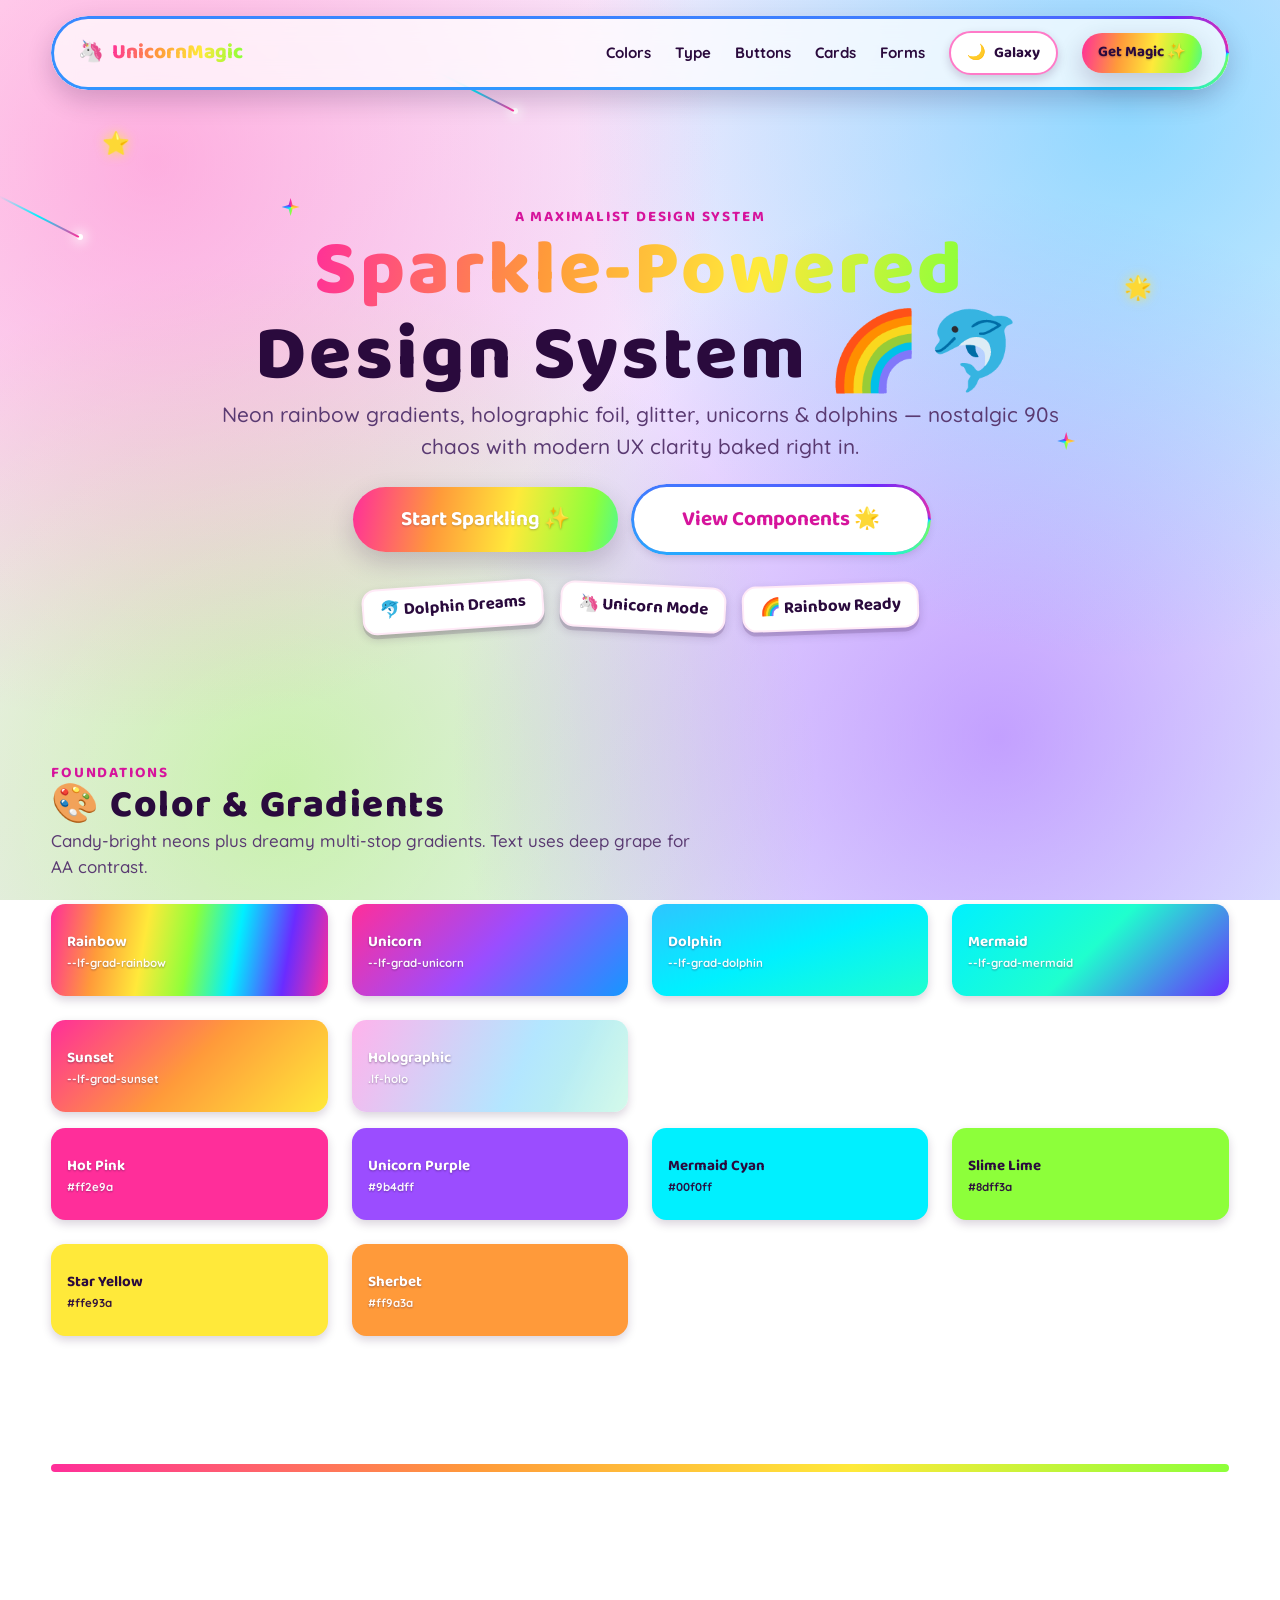
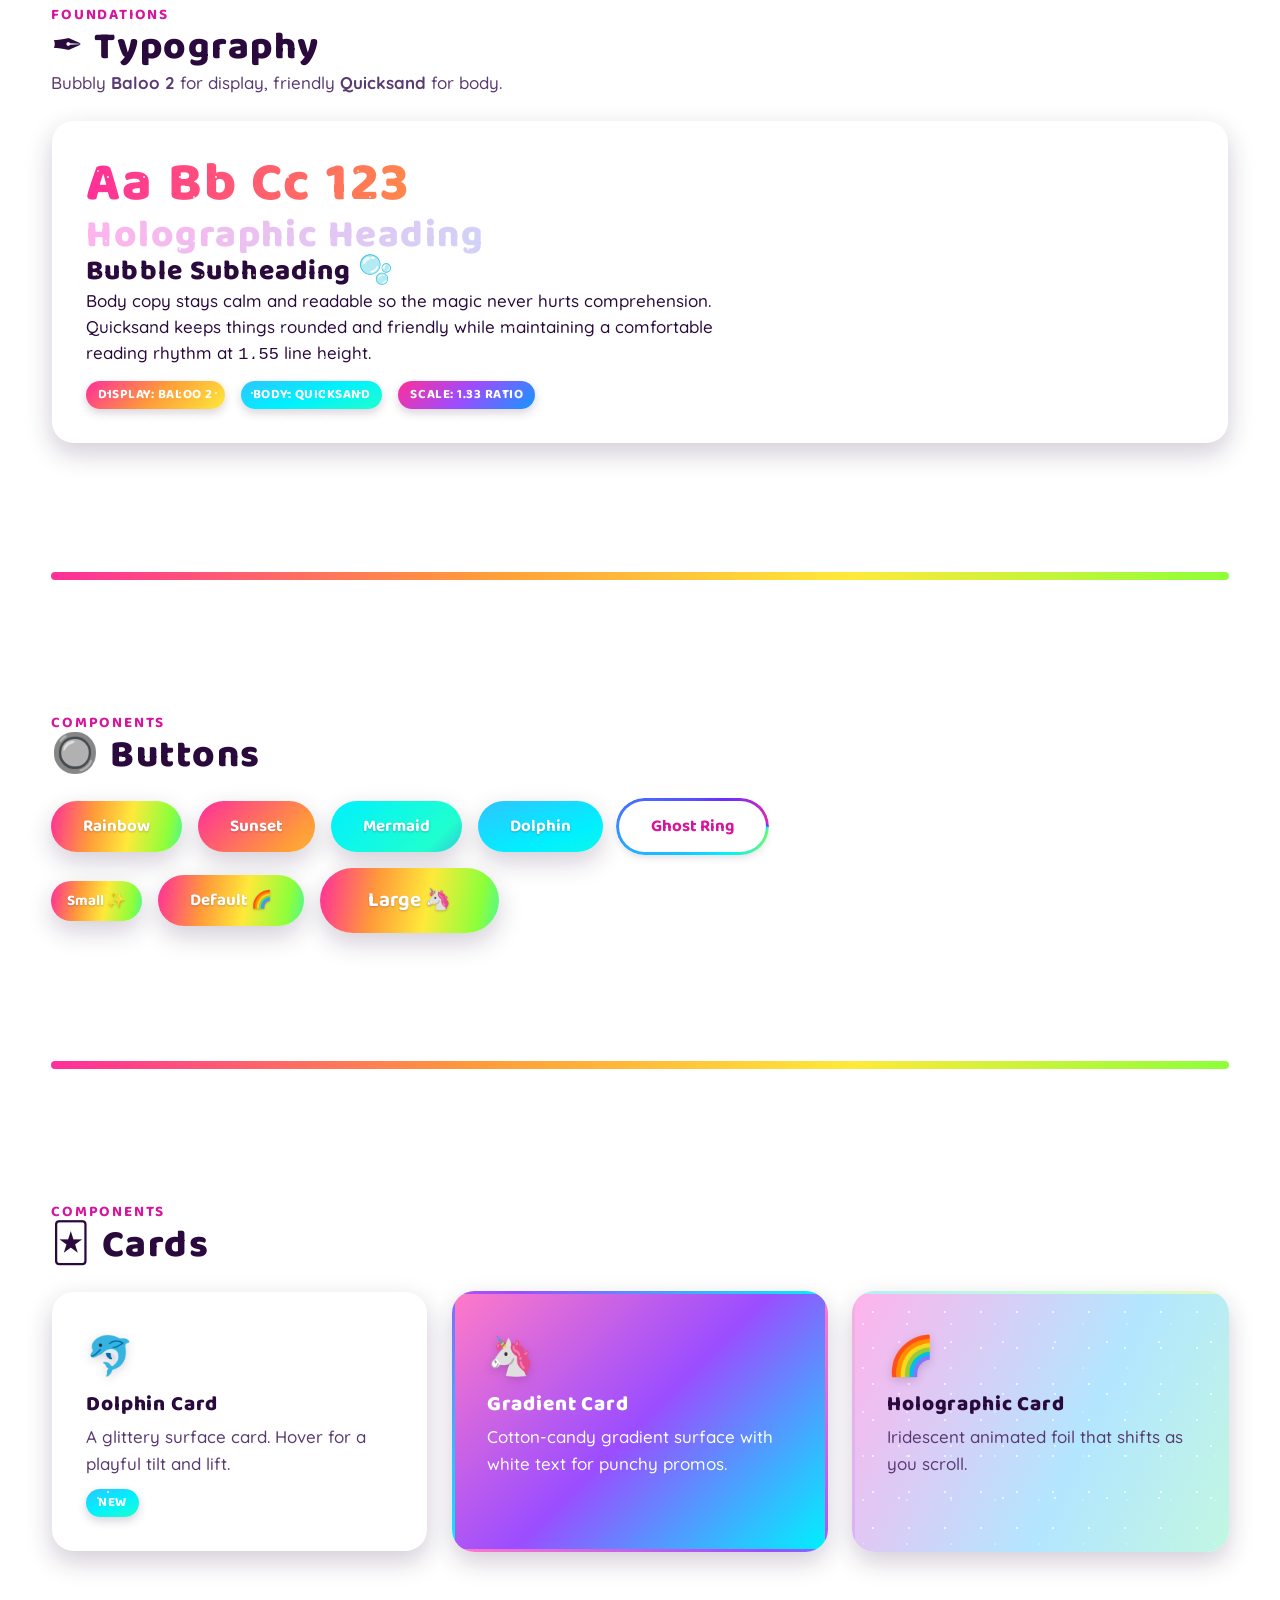
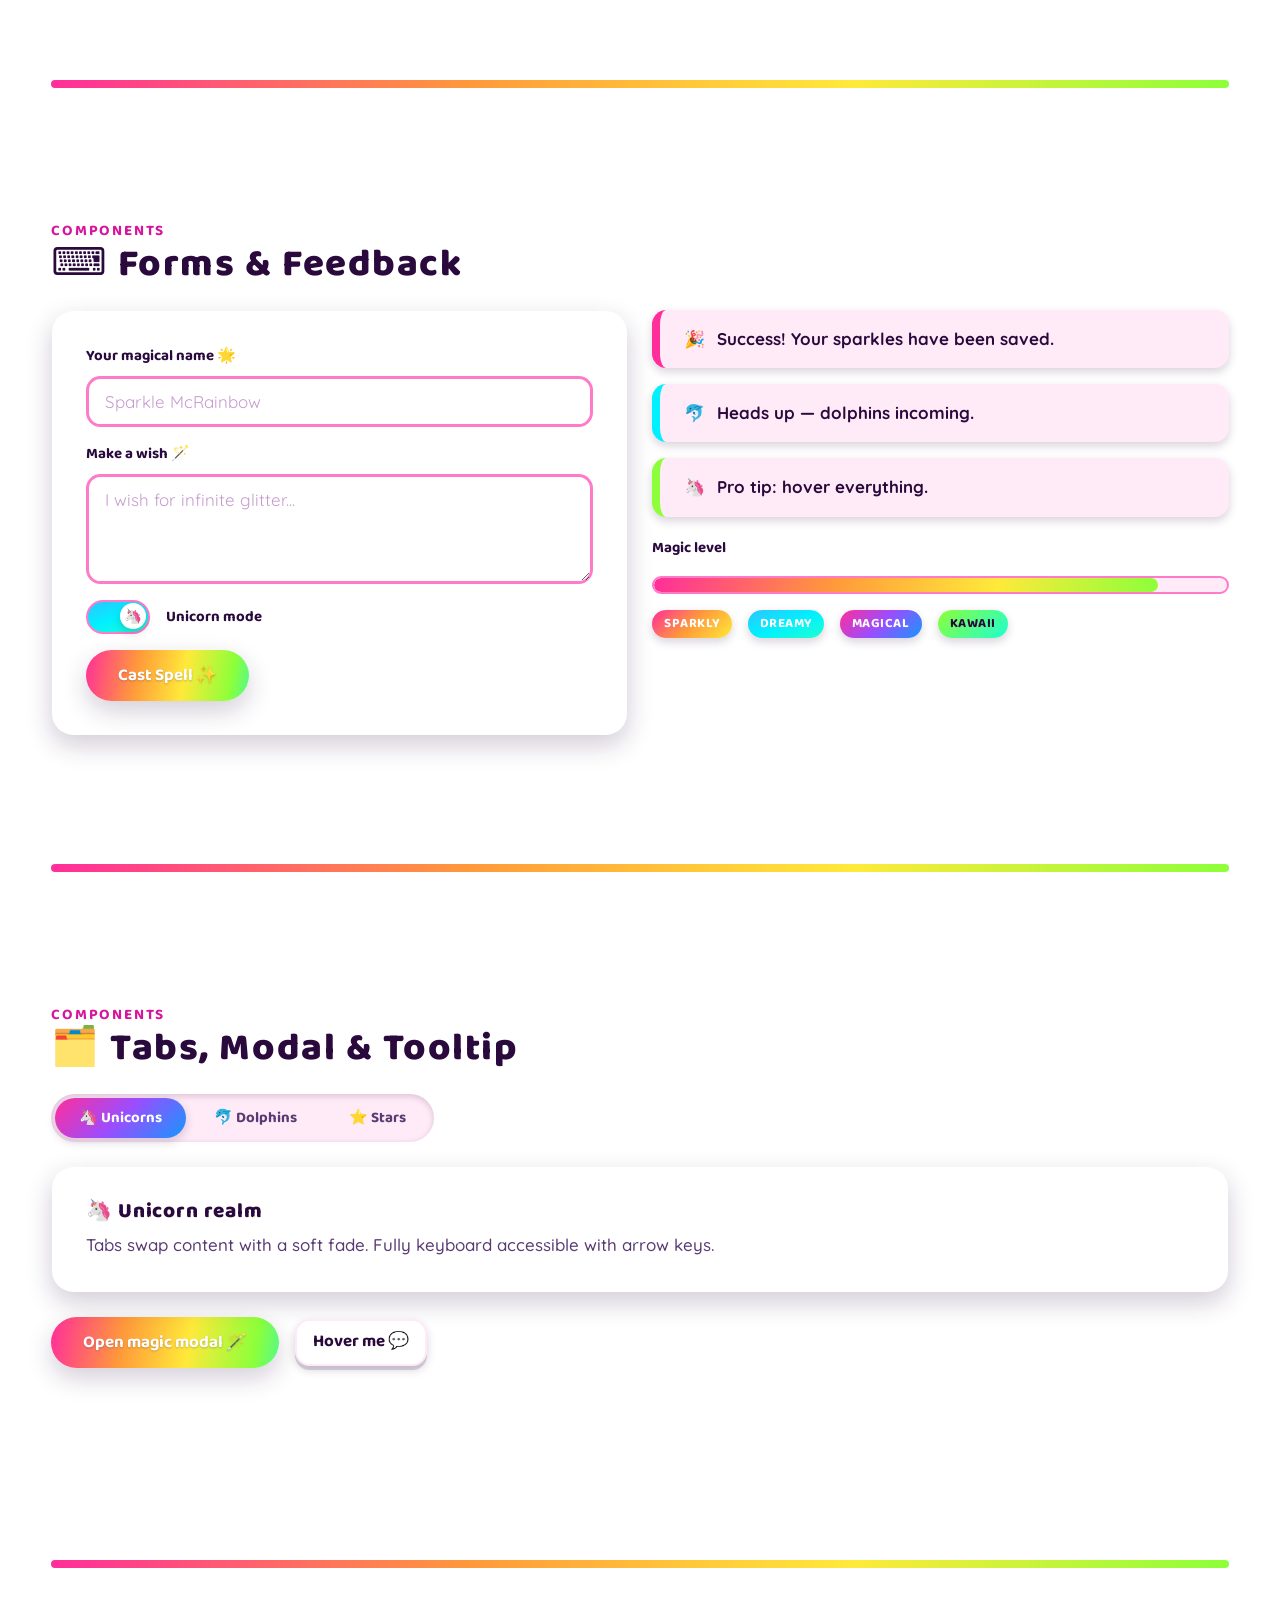
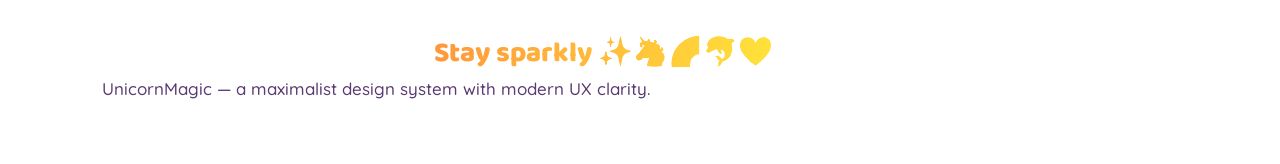
<file: index.html>
<!DOCTYPE html>
<html lang="en">
<head>
  <meta charset="UTF-8" />
  <meta name="viewport" content="width=device-width, initial-scale=1.0" />
  <title>🦄 Unicorn Magic Design System ✨🌈</title>
  <link rel="stylesheet" href="css/tokens.css" />
  <link rel="stylesheet" href="css/base.css" />
  <link rel="stylesheet" href="css/effects.css" />
  <link rel="stylesheet" href="css/components.css" />
  <style>
    /* Page-local glue only — everything reusable lives in the system files */
    .lf-hero {
      position: relative;
      text-align: center;
      padding-block: var(--lf-space-9) var(--lf-space-8);
    }
    .lf-hero h1 { font-size: clamp(2.6rem, 7vw, var(--lf-text-4xl)); }
    .lf-hero p { margin-inline: auto; font-size: var(--lf-text-lg); }
    .lf-btn-row { display: flex; flex-wrap: wrap; gap: var(--lf-space-4); justify-content: center; margin-top: var(--lf-space-5); }
    .lf-divider {
      height: 8px; border: none; margin-block: var(--lf-space-8);
      background: var(--lf-grad-rainbow); background-size: 200% auto;
      border-radius: var(--lf-radius-pill); animation: lf-rainbow-shift 5s linear infinite;
    }
    .section-head { margin-bottom: var(--lf-space-5); }
    .demo-row { display: flex; flex-wrap: wrap; gap: var(--lf-space-4); align-items: center; }
    footer { text-align: center; padding-block: var(--lf-space-8); }
  </style>
</head>
<body>

  <!-- ✨ Decorative sparkle field (aria-hidden) -->
  <div aria-hidden="true">
    <span class="lf-star" style="top: 14%; left: 8%;">⭐</span>
    <span class="lf-star" style="top: 30%; right: 10%; animation-delay: .6s;">🌟</span>
    <span class="lf-sparkle" style="top: 22%; left: 22%;"></span>
    <span class="lf-sparkle" style="top: 48%; right: 16%; animation-delay: 1s;"></span>
    <span class="lf-shooting-star" style="top: 12%; left: 40%;"></span>
    <span class="lf-shooting-star" style="top: 26%; left: 6%; animation-delay: 1.6s;"></span>
  </div>

  <!-- 🧭 NAV -->
  <nav class="lf-nav lf-ring">
    <div class="lf-nav__brand"><span class="lf-bob">🦄</span> <span class="lf-text-gradient">UnicornMagic</span></div>
    <div class="lf-nav__links">
      <a href="#colors">Colors</a>
      <a href="#type">Type</a>
      <a href="#buttons">Buttons</a>
      <a href="#cards">Cards</a>
      <a href="#forms">Forms</a>
      <button class="lf-theme-toggle" id="themeToggle" aria-pressed="false">
        <span id="themeIcon">🌙</span> <span id="themeLabel">Galaxy</span>
      </button>
      <a class="lf-btn lf-btn--sm lf-btn--rainbow" href="#get-started">Get Magic ✨</a>
    </div>
  </nav>

  <!-- 🌈 HERO -->
  <header class="lf-hero lf-container">
    <span class="lf-eyebrow">A maximalist design system</span>
    <h1><span class="lf-text-gradient">Sparkle-Powered</span><br />Design System 🌈🐬</h1>
    <p class="lf-muted">Neon rainbow gradients, holographic foil, glitter, unicorns &amp; dolphins —
      nostalgic 90s chaos with modern UX clarity baked right in.</p>
    <div class="lf-btn-row" id="get-started">
      <button class="lf-btn lf-btn--rainbow lf-btn--lg">Start Sparkling ✨</button>
      <button class="lf-btn lf-btn--ghost lf-btn--lg lf-ring">View Components 🌟</button>
    </div>
    <div class="demo-row" style="justify-content:center; margin-top: var(--lf-space-6);">
      <span class="lf-sticker" style="--lf-tilt:-4deg;">🐬 Dolphin Dreams</span>
      <span class="lf-sticker" style="--lf-tilt:3deg;">🦄 Unicorn Mode</span>
      <span class="lf-sticker" style="--lf-tilt:-2deg;">🌈 Rainbow Ready</span>
    </div>
  </header>

  <main class="lf-container">

    <!-- 🎨 COLORS -->
    <section class="lf-section" id="colors">
      <div class="section-head">
        <span class="lf-eyebrow">Foundations</span>
        <h2>🎨 Color &amp; Gradients</h2>
        <p class="lf-muted">Candy-bright neons plus dreamy multi-stop gradients. Text uses deep grape for AA contrast.</p>
      </div>
      <div class="lf-grid">
        <div class="lf-swatch" style="background: var(--lf-grad-rainbow);">Rainbow <code>--lf-grad-rainbow</code></div>
        <div class="lf-swatch" style="background: var(--lf-grad-unicorn);">Unicorn <code>--lf-grad-unicorn</code></div>
        <div class="lf-swatch" style="background: var(--lf-grad-dolphin);">Dolphin <code>--lf-grad-dolphin</code></div>
        <div class="lf-swatch" style="background: var(--lf-grad-mermaid);">Mermaid <code>--lf-grad-mermaid</code></div>
        <div class="lf-swatch" style="background: var(--lf-grad-sunset);">Sunset <code>--lf-grad-sunset</code></div>
        <div class="lf-swatch lf-holo">Holographic <code>.lf-holo</code></div>
      </div>
      <div class="lf-grid" style="margin-top: var(--lf-space-4);">
        <div class="lf-swatch" style="background: var(--lf-pink-hot);">Hot Pink <code>#ff2e9a</code></div>
        <div class="lf-swatch" style="background: var(--lf-purple);">Unicorn Purple <code>#9b4dff</code></div>
        <div class="lf-swatch" style="background: var(--lf-cyan); color: var(--lf-ink); text-shadow:none;">Mermaid Cyan <code>#00f0ff</code></div>
        <div class="lf-swatch" style="background: var(--lf-green-lime); color: var(--lf-ink); text-shadow:none;">Slime Lime <code>#8dff3a</code></div>
        <div class="lf-swatch" style="background: var(--lf-yellow); color: var(--lf-ink); text-shadow:none;">Star Yellow <code>#ffe93a</code></div>
        <div class="lf-swatch" style="background: var(--lf-orange);">Sherbet <code>#ff9a3a</code></div>
      </div>
    </section>

    <hr class="lf-divider" />

    <!-- ✒️ TYPOGRAPHY -->
    <section class="lf-section" id="type">
      <div class="section-head">
        <span class="lf-eyebrow">Foundations</span>
        <h2>✒️ Typography</h2>
        <p class="lf-muted">Bubbly <strong>Baloo 2</strong> for display, friendly <strong>Quicksand</strong> for body.</p>
      </div>
      <div class="lf-card lf-glitter">
        <h1 class="lf-text-gradient">Aa Bb Cc 123</h1>
        <h2 class="lf-text-holo">Holographic Heading</h2>
        <h3>Bubble Subheading 🫧</h3>
        <p>Body copy stays calm and readable so the magic never hurts comprehension. Quicksand keeps
          things rounded and friendly while maintaining a comfortable reading rhythm at <code>1.55</code> line height.</p>
        <div class="demo-row" style="margin-top: var(--lf-space-3);">
          <span class="lf-badge">Display: Baloo 2</span>
          <span class="lf-badge lf-badge--cyan">Body: Quicksand</span>
          <span class="lf-badge lf-badge--purple">Scale: 1.33 ratio</span>
        </div>
      </div>
    </section>

    <hr class="lf-divider" />

    <!-- 🔘 BUTTONS -->
    <section class="lf-section" id="buttons">
      <div class="section-head">
        <span class="lf-eyebrow">Components</span>
        <h2>🔘 Buttons</h2>
      </div>
      <div class="demo-row">
        <button class="lf-btn lf-btn--rainbow">Rainbow</button>
        <button class="lf-btn lf-btn--sunset">Sunset</button>
        <button class="lf-btn lf-btn--mermaid">Mermaid</button>
        <button class="lf-btn lf-btn--dolphin">Dolphin</button>
        <button class="lf-btn lf-btn--ghost lf-ring">Ghost Ring</button>
      </div>
      <div class="demo-row" style="margin-top: var(--lf-space-4);">
        <button class="lf-btn lf-btn--sm lf-btn--rainbow">Small ✨</button>
        <button class="lf-btn lf-btn--rainbow">Default 🌈</button>
        <button class="lf-btn lf-btn--lg lf-btn--rainbow">Large 🦄</button>
      </div>
    </section>

    <hr class="lf-divider" />

    <!-- 🃏 CARDS -->
    <section class="lf-section" id="cards">
      <div class="section-head">
        <span class="lf-eyebrow">Components</span>
        <h2>🃏 Cards</h2>
      </div>
      <div class="lf-grid">
        <article class="lf-card lf-glitter">
          <span class="lf-card__emoji lf-bob">🐬</span>
          <h3 class="lf-card__title">Dolphin Card</h3>
          <p class="lf-muted">A glittery surface card. Hover for a playful tilt and lift.</p>
          <span class="lf-badge lf-badge--cyan" style="margin-top: var(--lf-space-3);">New</span>
        </article>
        <article class="lf-card lf-card--gradient">
          <span class="lf-card__emoji lf-float">🦄</span>
          <h3 class="lf-card__title">Gradient Card</h3>
          <p>Cotton-candy gradient surface with white text for punchy promos.</p>
        </article>
        <article class="lf-card lf-card--holo lf-glitter">
          <span class="lf-card__emoji lf-spin">🌈</span>
          <h3 class="lf-card__title">Holographic Card</h3>
          <p class="lf-muted">Iridescent animated foil that shifts as you scroll.</p>
        </article>
      </div>
    </section>

    <hr class="lf-divider" />

    <!-- ⌨️ FORMS -->
    <section class="lf-section" id="forms">
      <div class="section-head">
        <span class="lf-eyebrow">Components</span>
        <h2>⌨️ Forms &amp; Feedback</h2>
      </div>
      <div class="lf-grid">
        <div class="lf-card lf-stack">
          <div class="lf-field">
            <label class="lf-label" for="name">Your magical name 🌟</label>
            <input class="lf-input" id="name" type="text" placeholder="Sparkle McRainbow" />
          </div>
          <div class="lf-field">
            <label class="lf-label" for="wish">Make a wish 🪄</label>
            <textarea class="lf-textarea" id="wish" placeholder="I wish for infinite glitter..."></textarea>
          </div>
          <div class="demo-row">
            <label class="lf-toggle"><input type="checkbox" checked /><span class="lf-toggle__track"></span></label>
            <span class="lf-label">Unicorn mode</span>
          </div>
          <button class="lf-btn lf-btn--rainbow">Cast Spell ✨</button>
        </div>
        <div class="lf-stack">
          <div class="lf-alert">🎉 <span>Success! Your sparkles have been saved.</span></div>
          <div class="lf-alert lf-alert--cyan">🐬 <span>Heads up — dolphins incoming.</span></div>
          <div class="lf-alert lf-alert--lime">🦄 <span>Pro tip: hover everything.</span></div>
          <div class="lf-stack">
            <span class="lf-label">Magic level</span>
            <div class="lf-progress"><div class="lf-progress__bar" style="width: 88%;"></div></div>
          </div>
          <div class="demo-row">
            <span class="lf-badge">Sparkly</span>
            <span class="lf-badge lf-badge--cyan">Dreamy</span>
            <span class="lf-badge lf-badge--purple">Magical</span>
            <span class="lf-badge lf-badge--lime">Kawaii</span>
          </div>
        </div>
      </div>
    </section>

    <hr class="lf-divider" />

    <!-- 🗂️ TABS / 🪟 MODAL / 💬 TOOLTIP -->
    <section class="lf-section" id="overlays">
      <div class="section-head">
        <span class="lf-eyebrow">Components</span>
        <h2>🗂️ Tabs, Modal &amp; Tooltip</h2>
      </div>

      <!-- Tabs -->
      <div class="lf-tabs" id="demoTabs">
        <div class="lf-tabs__list" role="tablist" aria-label="Magical worlds">
          <button class="lf-tab" role="tab" aria-selected="true" aria-controls="panel-unicorns" id="tab-unicorns">🦄 Unicorns</button>
          <button class="lf-tab" role="tab" aria-selected="false" aria-controls="panel-dolphins" id="tab-dolphins">🐬 Dolphins</button>
          <button class="lf-tab" role="tab" aria-selected="false" aria-controls="panel-stars" id="tab-stars">⭐ Stars</button>
        </div>
        <div class="lf-tabs__panel is-active" role="tabpanel" id="panel-unicorns" aria-labelledby="tab-unicorns">
          <div class="lf-card lf-glitter"><h3 class="lf-card__title">🦄 Unicorn realm</h3><p class="lf-muted">Tabs swap content with a soft fade. Fully keyboard accessible with arrow keys.</p></div>
        </div>
        <div class="lf-tabs__panel" role="tabpanel" id="panel-dolphins" aria-labelledby="tab-dolphins" hidden>
          <div class="lf-card lf-glitter"><h3 class="lf-card__title">🐬 Dolphin lagoon</h3><p class="lf-muted">Splashing through cyan gradients in the second panel.</p></div>
        </div>
        <div class="lf-tabs__panel" role="tabpanel" id="panel-stars" aria-labelledby="tab-stars" hidden>
          <div class="lf-card lf-glitter"><h3 class="lf-card__title">⭐ Star meadow</h3><p class="lf-muted">Wishing on the third panel under a shooting-star sky.</p></div>
        </div>
      </div>

      <!-- Modal + Tooltip triggers -->
      <div class="demo-row" style="margin-top: var(--lf-space-5);">
        <button class="lf-btn lf-btn--rainbow" id="openModal">Open magic modal 🪄</button>
        <span class="lf-tooltip" tabindex="0">
          <span class="lf-sticker" style="--lf-tilt:0deg;">Hover me 💬</span>
          <span class="lf-tooltip__bubble" role="tooltip">Sprinkled with magic ✨</span>
        </span>
      </div>
    </section>

  </main>

  <!-- 🪟 MODAL -->
  <div class="lf-overlay" id="modal" role="dialog" aria-modal="true" aria-labelledby="modalTitle" hidden>
    <div class="lf-modal lf-glitter">
      <button class="lf-modal__close" id="closeModal" aria-label="Close">✕</button>
      <span class="lf-modal__emoji lf-bob">🦄</span>
      <h3 class="lf-modal__title" id="modalTitle">A wild unicorn appears!</h3>
      <p class="lf-muted">This dialog traps focus, closes on Escape or backdrop click, and springs in with a bouncy pop.</p>
      <div class="lf-modal__actions">
        <button class="lf-btn lf-btn--rainbow" id="acceptModal">Accept magic ✨</button>
        <button class="lf-btn lf-btn--ghost lf-ring" id="dismissModal">Maybe later</button>
      </div>
    </div>
  </div>

  <footer class="lf-container">
    <hr class="lf-divider" />
    <p class="lf-text-gradient" style="font-family: var(--lf-font-display); font-weight: 800; font-size: var(--lf-text-xl);">
      Stay sparkly ✨🦄🌈🐬💖
    </p>
    <p class="lf-muted">UnicornMagic — a maximalist design system with modern UX clarity.</p>
  </footer>

  <script>
    // 🌗 Theme toggle (light ⇆ galaxy), remembered in localStorage
    (function () {
      const root = document.documentElement;
      const btn = document.getElementById('themeToggle');
      const icon = document.getElementById('themeIcon');
      const label = document.getElementById('themeLabel');
      const saved = localStorage.getItem('lf-theme');
      if (saved === 'galaxy') setTheme('galaxy');

      function setTheme(theme) {
        const galaxy = theme === 'galaxy';
        root.setAttribute('data-theme', galaxy ? 'galaxy' : '');
        btn.setAttribute('aria-pressed', String(galaxy));
        icon.textContent = galaxy ? '☀️' : '🌙';
        label.textContent = galaxy ? 'Daydream' : 'Galaxy';
        localStorage.setItem('lf-theme', galaxy ? 'galaxy' : 'light');
      }
      btn.addEventListener('click', () =>
        setTheme(root.getAttribute('data-theme') === 'galaxy' ? 'light' : 'galaxy')
      );
    })();

    // 🗂️ Accessible tabs (click + arrow keys)
    (function () {
      const tabs = Array.from(document.querySelectorAll('#demoTabs .lf-tab'));
      const panels = Array.from(document.querySelectorAll('#demoTabs .lf-tabs__panel'));
      function select(i) {
        tabs.forEach((t, j) => {
          const on = i === j;
          t.setAttribute('aria-selected', String(on));
          t.tabIndex = on ? 0 : -1;
          panels[j].classList.toggle('is-active', on);
          panels[j].hidden = !on;
        });
        tabs[i].focus();
      }
      tabs.forEach((tab, i) => {
        tab.addEventListener('click', () => select(i));
        tab.addEventListener('keydown', (e) => {
          if (e.key === 'ArrowRight') select((i + 1) % tabs.length);
          if (e.key === 'ArrowLeft') select((i - 1 + tabs.length) % tabs.length);
        });
      });
    })();

    // 🪟 Modal (open/close, Escape, backdrop, focus management)
    (function () {
      const overlay = document.getElementById('modal');
      const open = document.getElementById('openModal');
      const closers = ['closeModal', 'dismissModal', 'acceptModal'].map((id) => document.getElementById(id));
      let lastFocus = null;
      function show() {
        lastFocus = document.activeElement;
        overlay.hidden = false;
        requestAnimationFrame(() => overlay.classList.add('is-open'));
        document.getElementById('closeModal').focus();
      }
      function hide() {
        overlay.classList.remove('is-open');
        setTimeout(() => { overlay.hidden = true; }, 260);
        if (lastFocus) lastFocus.focus();
      }
      open.addEventListener('click', show);
      closers.forEach((c) => c.addEventListener('click', hide));
      overlay.addEventListener('click', (e) => { if (e.target === overlay) hide(); });
      document.addEventListener('keydown', (e) => { if (e.key === 'Escape' && overlay.classList.contains('is-open')) hide(); });
    })();
  </script>

</body>
</html>
</file>
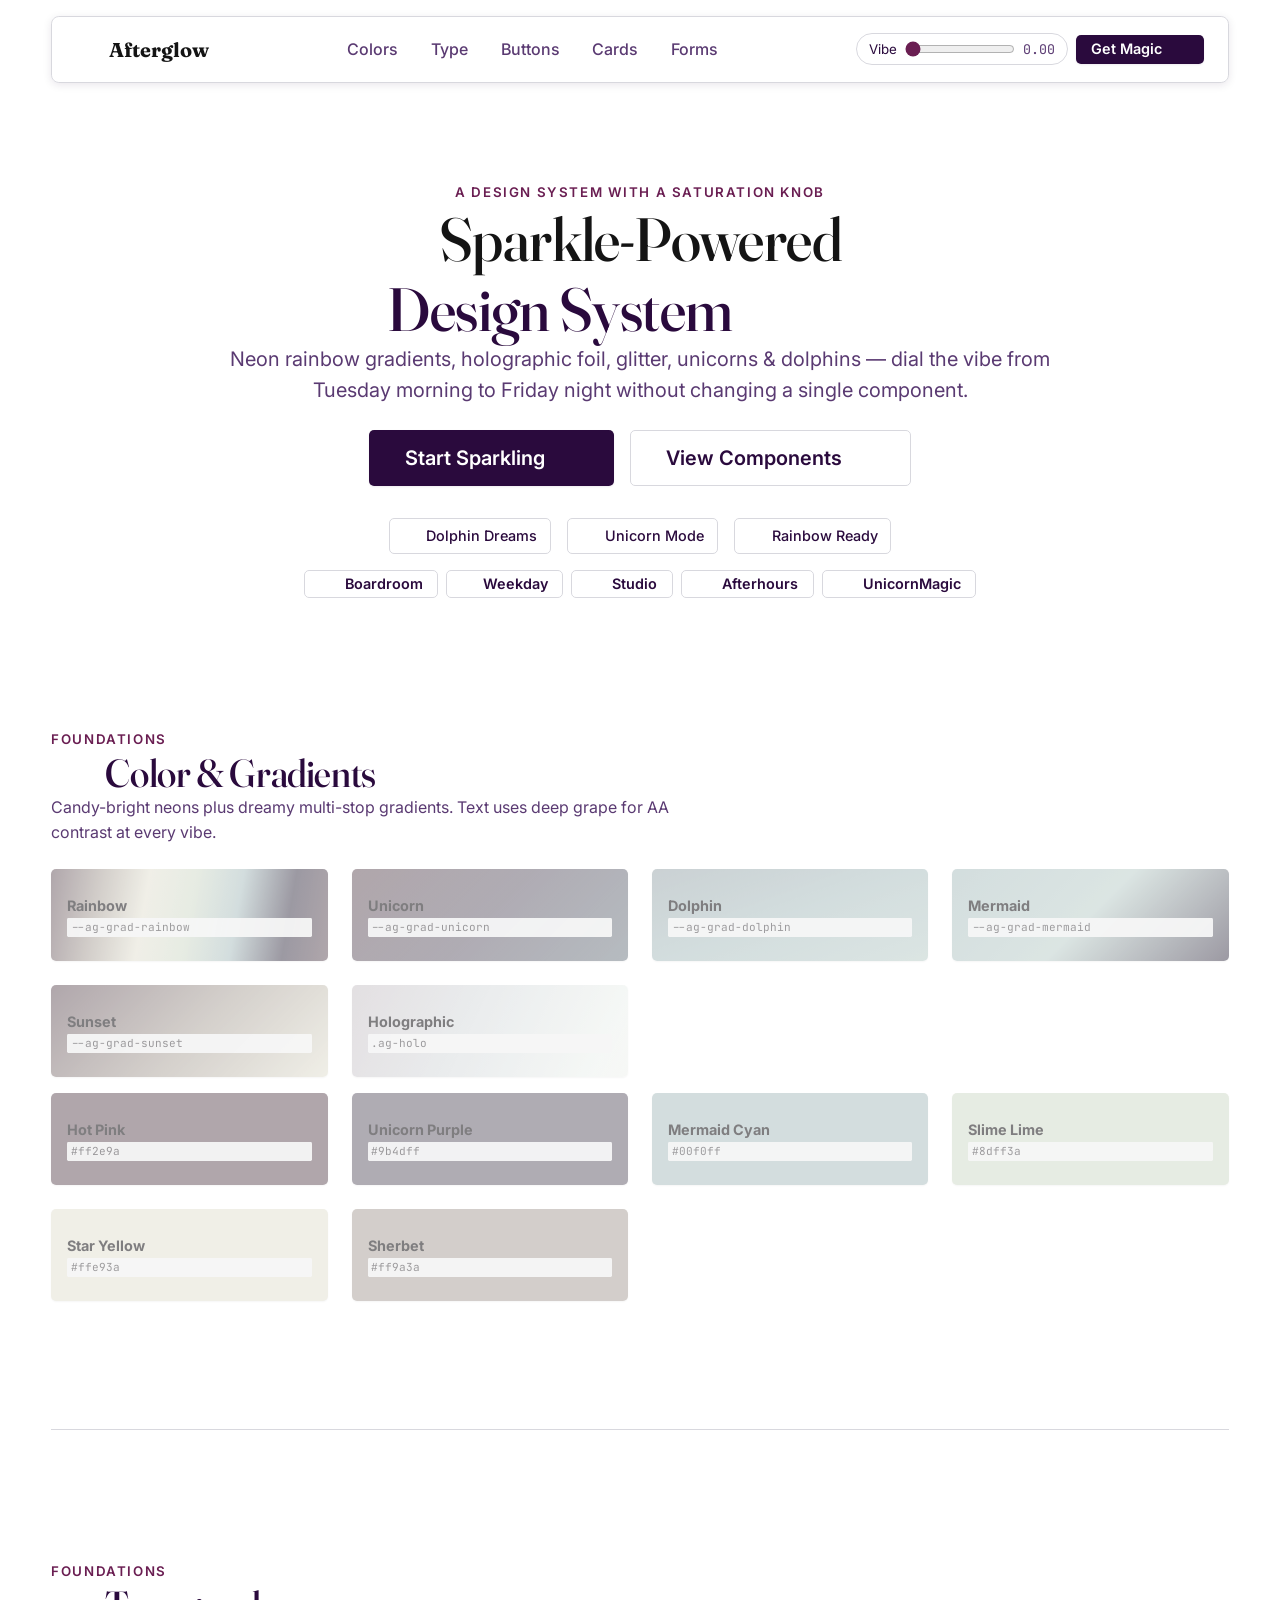
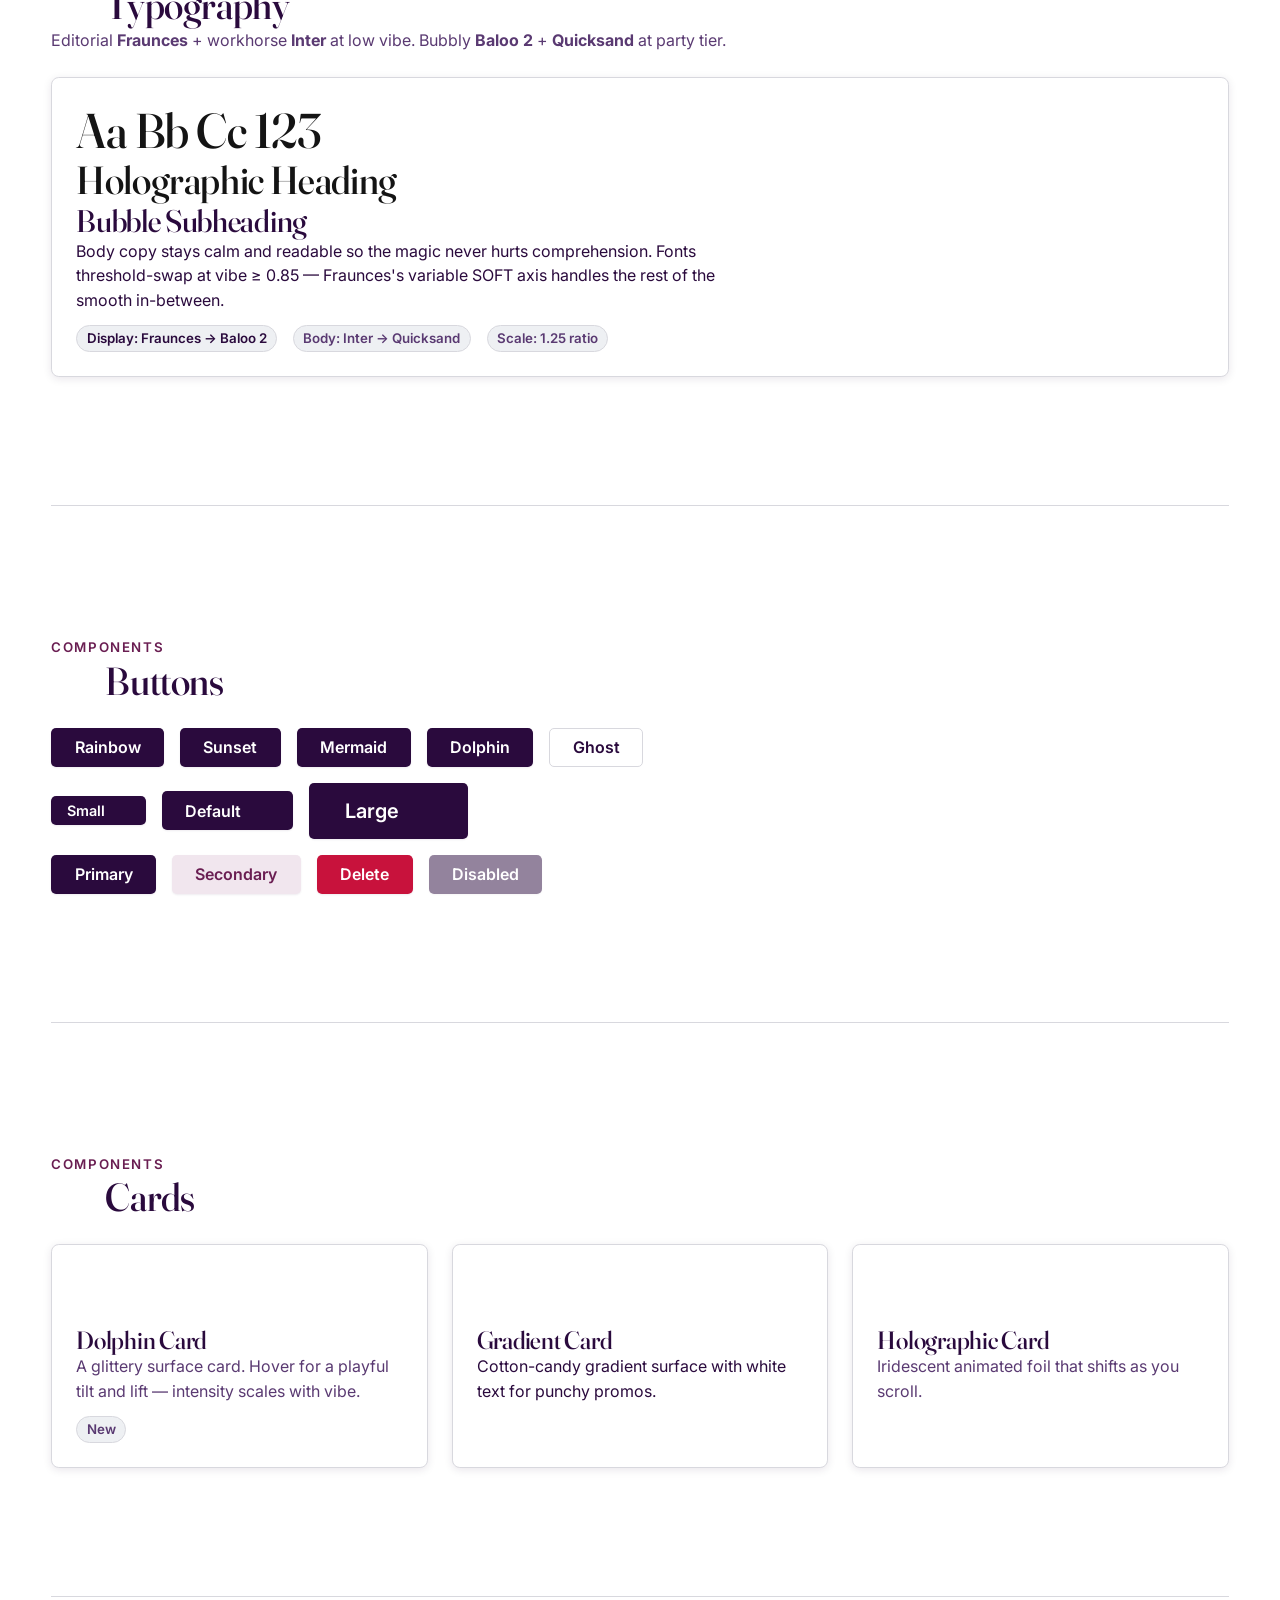
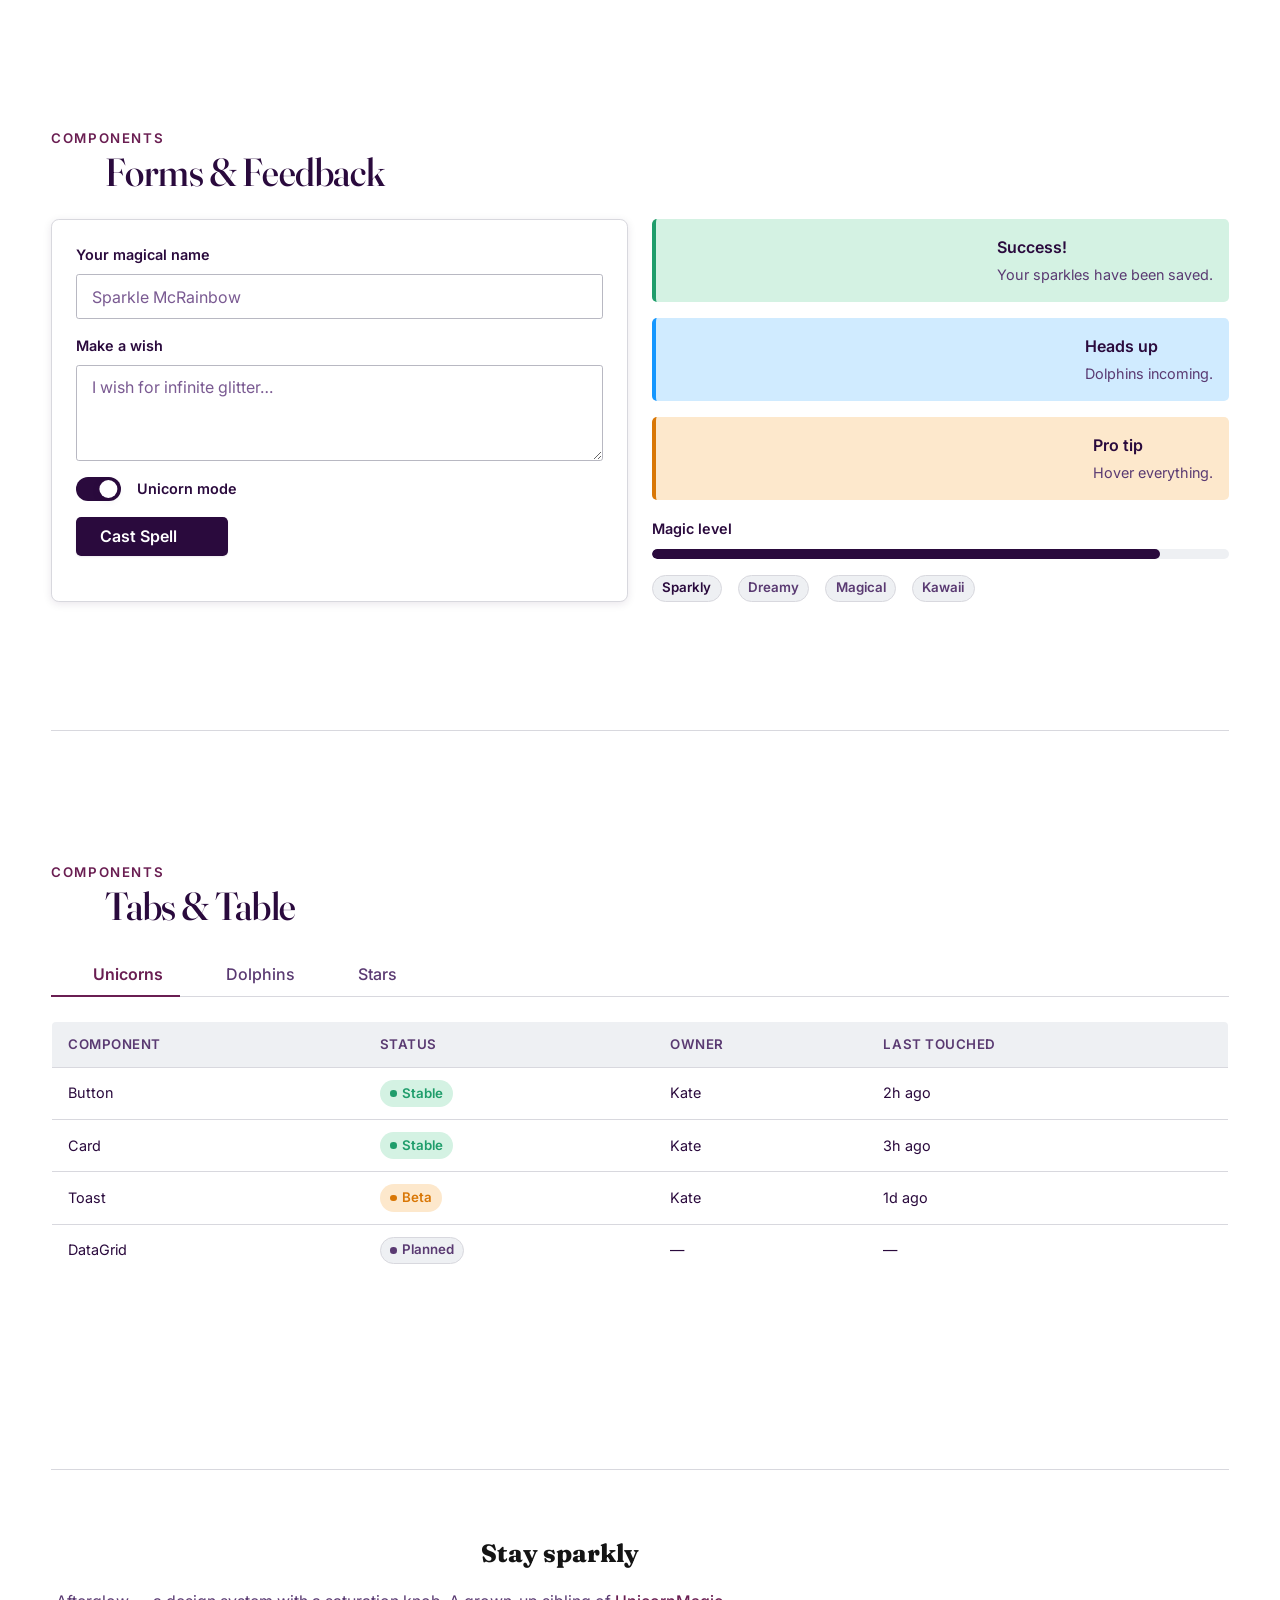
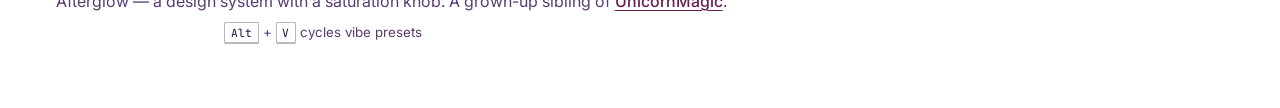
<file: afterglow/index.html>
<!doctype html>
<html lang="en">
<head>
  <meta charset="utf-8" />
  <meta name="viewport" content="width=device-width, initial-scale=1" />
  <title>✨ Afterglow — a design system with a saturation knob</title>
  <meta name="description" content="Afterglow: the joy of UnicornMagic, on a Tuesday morning. One vibe dial, whole system." />
  <link rel="stylesheet" href="css/tokens.css" />
  <link rel="stylesheet" href="css/base.css" />
  <link rel="stylesheet" href="css/effects.css" />
  <link rel="stylesheet" href="css/components.css" />
  <style>
    /* Page-local glue only — everything reusable lives in the system files */
    .ag-hero {
      position: relative;
      text-align: center;
      padding-block: var(--ag-space-9) var(--ag-space-8);
    }
    .ag-hero h1 {
      font-size: clamp(2.6rem, 7vw, var(--ag-text-5xl));
      line-height: var(--ag-leading-tight);
    }
    .ag-hero p { margin-inline: auto; font-size: var(--ag-text-lg); }
    .ag-btn-row { display: flex; flex-wrap: wrap; gap: var(--ag-space-4); justify-content: center; margin-top: var(--ag-space-5); }
    .section-head { margin-bottom: var(--ag-space-5); }
    .demo-row { display: flex; flex-wrap: wrap; gap: var(--ag-space-4); align-items: center; }
    footer { text-align: center; padding-block: var(--ag-space-8); }

    /* The vibe control — small, tucked into the nav so it doesn't dominate */
    .vibe-mini {
      display: inline-flex;
      align-items: center;
      gap: var(--ag-space-2);
      padding: 0.35em 0.9em;
      background: color-mix(in oklab, var(--ag-color-surface), transparent 20%);
      border: 1px solid var(--ag-color-border);
      border-radius: var(--ag-radius-pill);
      font-size: var(--ag-text-xs);
    }
    .vibe-mini input[type=range] { width: 110px; accent-color: var(--ag-color-accent); }
    .vibe-mini__readout {
      font-family: var(--ag-font-mono);
      color: var(--ag-color-ink-muted);
      min-width: 2.4em;
    }
    [data-vibe-tier='party'] .vibe-mini { border-width: 2px; }

    /* Preset chips */
    .preset-row {
      display: flex; gap: var(--ag-space-2); justify-content: center; flex-wrap: wrap;
      margin-top: var(--ag-space-4);
    }
    .preset-row .ag-btn { padding: 0.4em 1em; font-size: var(--ag-text-sm); }
  </style>
</head>
<body>

  <!-- ✨ Decorative sparkle field (opacity scales with vibe) -->
  <div aria-hidden="true" class="ag-decoration">
    <span class="ag-star" style="top: 14%; left: 8%;">⭐</span>
    <span class="ag-star" style="top: 30%; right: 10%; animation-delay: .6s;">🌟</span>
    <span class="ag-star" style="top: 68%; left: 4%;">✨</span>
    <span class="ag-star" style="top: 82%; right: 6%; animation-delay: 1.2s;">💫</span>
    <span class="ag-sparkle-diamond" style="top: 22%; left: 22%;"></span>
    <span class="ag-sparkle-diamond" style="top: 48%; right: 16%; animation-delay: 1s;"></span>
    <span class="ag-sparkle-diamond" style="top: 74%; left: 45%; animation-delay: .3s;"></span>
    <span class="ag-sparkle-diamond" style="top: 12%; right: 32%; animation-delay: 1.7s;"></span>
    <span class="ag-shooting-star" style="top: 12%; left: 40%;"></span>
    <span class="ag-shooting-star" style="top: 26%; left: 6%; animation-delay: 1.6s;"></span>
  </div>

  <!-- 🧭 NAV -->
  <nav class="ag-nav ag-container" style="margin-top: var(--ag-space-4);" aria-label="Primary">
    <a href="#" class="ag-nav__brand">
      <span class="ag-bob ag-emoji" aria-hidden="true">✨</span> <span class="ag-text-gradient">Afterglow</span>
    </a>
    <ul class="ag-nav__links" role="list">
      <li><a href="#colors" class="ag-nav__link">Colors</a></li>
      <li><a href="#type" class="ag-nav__link">Type</a></li>
      <li><a href="#buttons" class="ag-nav__link">Buttons</a></li>
      <li><a href="#cards" class="ag-nav__link">Cards</a></li>
      <li><a href="#forms" class="ag-nav__link">Forms</a></li>
    </ul>
    <div style="display: flex; gap: var(--ag-space-2); align-items: center;">
      <label class="vibe-mini" title="Drag to change the vibe">
        <span>Vibe</span>
        <input id="vibe-slider" type="range" min="0" max="1" step="0.01" value="0" />
        <span id="vibe-readout" class="vibe-mini__readout">0.00</span>
      </label>
      <a class="ag-btn ag-btn--sm ag-btn--rainbow" href="#get-started">Get Magic <span class="ag-emoji" aria-hidden="true">✨</span></a>
    </div>
  </nav>

  <!-- 🌈 HERO -->
  <header class="ag-hero ag-container">
    <span class="ag-eyebrow">A design system with a saturation knob</span>
    <h1>
      <span class="ag-text-gradient">Sparkle-Powered</span><br />
      Design System <span class="ag-emoji" aria-hidden="true">🌈🐬</span>
    </h1>
    <p class="ag-muted">
      Neon rainbow gradients, holographic foil, glitter, unicorns &amp; dolphins —
      dial the vibe from Tuesday morning to Friday night without changing a single component.
    </p>
    <div class="ag-btn-row" id="get-started">
      <button class="ag-btn ag-btn--rainbow ag-btn--lg">Start Sparkling <span class="ag-emoji" aria-hidden="true">✨</span></button>
      <button class="ag-btn ag-btn--ghost ag-btn--lg">View Components <span class="ag-emoji" aria-hidden="true">🌟</span></button>
    </div>
    <div class="demo-row" style="justify-content:center; margin-top: var(--ag-space-6);">
      <span class="ag-sticker" style="transform: rotate(-4deg);"><span class="ag-emoji" aria-hidden="true">🐬 </span>Dolphin Dreams</span>
      <span class="ag-sticker" style="transform: rotate(3deg);"><span class="ag-emoji" aria-hidden="true">🦄 </span>Unicorn Mode</span>
      <span class="ag-sticker" style="transform: rotate(-2deg);"><span class="ag-emoji" aria-hidden="true">🌈 </span>Rainbow Ready</span>
    </div>

    <!-- Vibe presets — the one big control -->
    <div class="preset-row" role="group" aria-label="Vibe presets">
      <button class="ag-btn ag-btn--ghost" data-vibe-preset="0"><span class="ag-emoji" aria-hidden="true">📊 </span>Boardroom</button>
      <button class="ag-btn ag-btn--ghost" data-vibe-preset="0.3"><span class="ag-emoji" aria-hidden="true">☕ </span>Weekday</button>
      <button class="ag-btn ag-btn--ghost" data-vibe-preset="0.55"><span class="ag-emoji" aria-hidden="true">🎨 </span>Studio</button>
      <button class="ag-btn ag-btn--ghost" data-vibe-preset="0.8"><span class="ag-emoji" aria-hidden="true">🌆 </span>Afterhours</button>
      <button class="ag-btn ag-btn--ghost" data-vibe-preset="1"><span class="ag-emoji" aria-hidden="true">🦄 </span>UnicornMagic</button>
    </div>
  </header>

  <main class="ag-container">

    <!-- 🎨 COLORS -->
    <section class="ag-section" id="colors">
      <div class="section-head">
        <span class="ag-eyebrow">Foundations</span>
        <h2><span class="ag-emoji" aria-hidden="true">🎨 </span>Color &amp; Gradients</h2>
        <p class="ag-muted">Candy-bright neons plus dreamy multi-stop gradients. Text uses deep grape for AA contrast at every vibe.</p>
      </div>
      <div class="ag-grid">
        <div class="ag-swatch-tile" style="background: var(--ag-grad-rainbow);">Rainbow <code>--ag-grad-rainbow</code></div>
        <div class="ag-swatch-tile" style="background: var(--ag-grad-unicorn);">Unicorn <code>--ag-grad-unicorn</code></div>
        <div class="ag-swatch-tile" style="background: var(--ag-grad-dolphin);">Dolphin <code>--ag-grad-dolphin</code></div>
        <div class="ag-swatch-tile" style="background: var(--ag-grad-mermaid);">Mermaid <code>--ag-grad-mermaid</code></div>
        <div class="ag-swatch-tile" style="background: var(--ag-grad-sunset);">Sunset <code>--ag-grad-sunset</code></div>
        <div class="ag-swatch-tile ag-holo">Holographic <code>.ag-holo</code></div>
      </div>
      <div class="ag-grid" style="margin-top: var(--ag-space-4);">
        <div class="ag-swatch-tile" style="background: var(--ag-pink-hot);">Hot Pink <code>#ff2e9a</code></div>
        <div class="ag-swatch-tile" style="background: var(--ag-purple);">Unicorn Purple <code>#9b4dff</code></div>
        <div class="ag-swatch-tile" style="background: var(--ag-cyan); color: var(--ag-grape-800); text-shadow: none;">Mermaid Cyan <code>#00f0ff</code></div>
        <div class="ag-swatch-tile" style="background: var(--ag-lime); color: var(--ag-grape-800); text-shadow: none;">Slime Lime <code>#8dff3a</code></div>
        <div class="ag-swatch-tile" style="background: var(--ag-yellow); color: var(--ag-grape-800); text-shadow: none;">Star Yellow <code>#ffe93a</code></div>
        <div class="ag-swatch-tile" style="background: var(--ag-orange);">Sherbet <code>#ff9a3a</code></div>
      </div>
    </section>

    <hr class="ag-divider" />

    <!-- ✒️ TYPOGRAPHY -->
    <section class="ag-section" id="type">
      <div class="section-head">
        <span class="ag-eyebrow">Foundations</span>
        <h2><span class="ag-emoji" aria-hidden="true">✒️ </span>Typography</h2>
        <p class="ag-muted">Editorial <strong>Fraunces</strong> + workhorse <strong>Inter</strong> at low vibe. Bubbly <strong>Baloo 2</strong> + <strong>Quicksand</strong> at party tier.</p>
      </div>
      <div class="ag-card ag-glitter">
        <h1 class="ag-text-gradient">Aa Bb Cc 123</h1>
        <h2 class="ag-text-holo">Holographic Heading</h2>
        <h3>Bubble Subheading <span class="ag-emoji" aria-hidden="true">🫧</span></h3>
        <p>Body copy stays calm and readable so the magic never hurts comprehension. Fonts threshold-swap at vibe ≥ 0.85 — Fraunces's variable SOFT axis handles the rest of the smooth in-between.</p>
        <div class="demo-row" style="margin-top: var(--ag-space-3);">
          <span class="ag-badge">Display: Fraunces → Baloo 2</span>
          <span class="ag-badge ag-badge--cyan">Body: Inter → Quicksand</span>
          <span class="ag-badge ag-badge--purple">Scale: 1.25 ratio</span>
        </div>
      </div>
    </section>

    <hr class="ag-divider" />

    <!-- 🔘 BUTTONS -->
    <section class="ag-section" id="buttons">
      <div class="section-head">
        <span class="ag-eyebrow">Components</span>
        <h2><span class="ag-emoji" aria-hidden="true">🔘 </span>Buttons</h2>
      </div>
      <div class="demo-row">
        <button class="ag-btn ag-btn--rainbow">Rainbow</button>
        <button class="ag-btn ag-btn--sunset">Sunset</button>
        <button class="ag-btn ag-btn--mermaid">Mermaid</button>
        <button class="ag-btn ag-btn--dolphin">Dolphin</button>
        <button class="ag-btn ag-btn--ghost">Ghost</button>
      </div>
      <div class="demo-row" style="margin-top: var(--ag-space-4);">
        <button class="ag-btn ag-btn--sm ag-btn--rainbow">Small <span class="ag-emoji" aria-hidden="true">✨</span></button>
        <button class="ag-btn ag-btn--rainbow">Default <span class="ag-emoji" aria-hidden="true">🌈</span></button>
        <button class="ag-btn ag-btn--lg ag-btn--rainbow">Large <span class="ag-emoji" aria-hidden="true">🦄</span></button>
      </div>
      <div class="demo-row" style="margin-top: var(--ag-space-4);">
        <button class="ag-btn ag-btn--primary">Primary</button>
        <button class="ag-btn ag-btn--secondary">Secondary</button>
        <button class="ag-btn ag-btn--danger">Delete</button>
        <button class="ag-btn ag-btn--primary" disabled>Disabled</button>
      </div>
    </section>

    <hr class="ag-divider" />

    <!-- 🃏 CARDS -->
    <section class="ag-section" id="cards">
      <div class="section-head">
        <span class="ag-eyebrow">Components</span>
        <h2><span class="ag-emoji" aria-hidden="true">🃏 </span>Cards</h2>
      </div>
      <div class="ag-grid">
        <article class="ag-card ag-glitter">
          <span class="ag-card__emoji ag-bob">🐬</span>
          <h3 class="ag-card__title">Dolphin Card</h3>
          <p class="ag-muted">A glittery surface card. Hover for a playful tilt and lift — intensity scales with vibe.</p>
          <span class="ag-badge ag-badge--cyan" style="margin-top: var(--ag-space-3);">New</span>
        </article>
        <article class="ag-card ag-card--gradient">
          <span class="ag-card__emoji ag-float">🦄</span>
          <h3 class="ag-card__title">Gradient Card</h3>
          <p>Cotton-candy gradient surface with white text for punchy promos.</p>
        </article>
        <article class="ag-card ag-card--holo ag-glitter">
          <span class="ag-card__emoji ag-spin">🌈</span>
          <h3 class="ag-card__title">Holographic Card</h3>
          <p class="ag-muted">Iridescent animated foil that shifts as you scroll.</p>
        </article>
      </div>
    </section>

    <hr class="ag-divider" />

    <!-- ⌨️ FORMS -->
    <section class="ag-section" id="forms">
      <div class="section-head">
        <span class="ag-eyebrow">Components</span>
        <h2><span class="ag-emoji" aria-hidden="true">⌨️ </span>Forms &amp; Feedback</h2>
      </div>
      <div class="ag-grid">
        <div class="ag-card ag-stack">
          <div class="ag-field">
            <label class="ag-label" for="name">Your magical name <span class="ag-emoji" aria-hidden="true">🌟</span></label>
            <input class="ag-input" id="name" type="text" placeholder="Sparkle McRainbow" />
          </div>
          <div class="ag-field">
            <label class="ag-label" for="wish">Make a wish <span class="ag-emoji" aria-hidden="true">🪄</span></label>
            <textarea class="ag-textarea" id="wish" placeholder="I wish for infinite glitter…"></textarea>
          </div>
          <div class="demo-row">
            <label class="ag-toggle">
              <input type="checkbox" checked />
              <span class="ag-toggle__track"></span>
            </label>
            <span class="ag-label">Unicorn mode</span>
          </div>
          <button class="ag-btn ag-btn--rainbow ag-sparkle-target" id="btn-save">Cast Spell <span class="ag-emoji" aria-hidden="true">✨</span></button>
        </div>
        <div class="ag-stack">
          <div class="ag-alert ag-alert--success" role="status">
            <span class="ag-alert__icon" aria-hidden="true">🎉</span>
            <div><div class="ag-alert__title">Success!</div><div class="ag-alert__body">Your sparkles have been saved.</div></div>
          </div>
          <div class="ag-alert" role="status">
            <span class="ag-alert__icon" aria-hidden="true">🐬</span>
            <div><div class="ag-alert__title">Heads up</div><div class="ag-alert__body">Dolphins incoming.</div></div>
          </div>
          <div class="ag-alert ag-alert--warning" role="status">
            <span class="ag-alert__icon" aria-hidden="true">🦄</span>
            <div><div class="ag-alert__title">Pro tip</div><div class="ag-alert__body">Hover everything.</div></div>
          </div>
          <div class="ag-stack-sm">
            <span class="ag-label">Magic level</span>
            <div class="ag-progress"><div class="ag-progress__bar" style="width: 88%;"></div></div>
          </div>
          <div class="demo-row">
            <span class="ag-badge">Sparkly</span>
            <span class="ag-badge ag-badge--cyan">Dreamy</span>
            <span class="ag-badge ag-badge--purple">Magical</span>
            <span class="ag-badge ag-badge--lime">Kawaii</span>
          </div>
        </div>
      </div>
    </section>

    <hr class="ag-divider" />

    <!-- 🗂️ TABS + TABLE -->
    <section class="ag-section" id="overlays">
      <div class="section-head">
        <span class="ag-eyebrow">Components</span>
        <h2><span class="ag-emoji" aria-hidden="true">🗂️ </span>Tabs &amp; Table</h2>
      </div>

      <div class="ag-tabs" role="tablist" aria-label="Magical worlds">
        <button class="ag-tab" role="tab" aria-selected="true"><span class="ag-emoji" aria-hidden="true">🦄 </span>Unicorns</button>
        <button class="ag-tab" role="tab" aria-selected="false"><span class="ag-emoji" aria-hidden="true">🐬 </span>Dolphins</button>
        <button class="ag-tab" role="tab" aria-selected="false"><span class="ag-emoji" aria-hidden="true">⭐ </span>Stars</button>
      </div>
      <div style="padding-top: var(--ag-space-5);">
        <table class="ag-table ag-table--holo">
          <thead>
            <tr><th>Component</th><th>Status</th><th>Owner</th><th>Last touched</th></tr>
          </thead>
          <tbody>
            <tr><td>Button</td><td><span class="ag-badge ag-badge--success"><span class="ag-badge__dot"></span> Stable</span></td><td>Kate</td><td>2h ago</td></tr>
            <tr><td>Card</td><td><span class="ag-badge ag-badge--success"><span class="ag-badge__dot"></span> Stable</span></td><td>Kate</td><td>3h ago</td></tr>
            <tr><td>Toast</td><td><span class="ag-badge ag-badge--warning"><span class="ag-badge__dot"></span> Beta</span></td><td>Kate</td><td>1d ago</td></tr>
            <tr><td>DataGrid</td><td><span class="ag-badge ag-badge--cyan"><span class="ag-badge__dot"></span> Planned</span></td><td>—</td><td>—</td></tr>
          </tbody>
        </table>
      </div>
    </section>

  </main>

  <footer class="ag-container">
    <hr class="ag-divider" />
    <p class="ag-text-gradient" style="font-family: var(--ag-font-display); font-weight: 800; font-size: var(--ag-text-xl);">
      Stay sparkly <span class="ag-emoji" aria-hidden="true">✨🦄🌈🐬💖</span>
    </p>
    <p class="ag-muted">Afterglow — a design system with a saturation knob. A grown-up sibling of <a href="../">UnicornMagic</a>.</p>
    <p class="ag-muted" style="margin-top: var(--ag-space-2); font-size: var(--ag-text-xs);">
      <kbd>Alt</kbd> + <kbd>V</kbd> cycles vibe presets
    </p>
  </footer>

  <script>
    (function () {
      const root = document.documentElement;
      const slider = document.getElementById('vibe-slider');
      const readout = document.getElementById('vibe-readout');

      const setVibe = (v) => {
        v = Math.max(0, Math.min(1, +v));
        root.style.setProperty('--ag-vibe', v.toFixed(2));
        root.style.setProperty('--ag-vibe-anim-play', v < 0.05 ? 'paused' : 'running');
        // 5 categorical tiers, in ascending intensity
        let tier;
        if      (v <= 0.10) tier = 'calm';
        else if (v <= 0.40) tier = 'weekday';
        else if (v <= 0.70) tier = 'studio';
        else if (v <  0.85) tier = 'afterhours';
        else                tier = 'party';
        root.setAttribute('data-vibe-tier', tier);
        readout.textContent = v.toFixed(2);
        slider.value = v;
      };

      slider.addEventListener('input', (e) => setVibe(e.target.value));
      document.querySelectorAll('[data-vibe-preset]').forEach((btn) => {
        btn.addEventListener('click', () => setVibe(btn.dataset.vibePreset));
      });

      // Always start at 0 — the reveal is dialing UP
      setVibe(0);

      // Sparkle-on-save demo
      const saveBtn = document.getElementById('btn-save');
      if (saveBtn) saveBtn.addEventListener('click', () => {
        saveBtn.classList.add('is-sparkling', 'ag-celebrate');
        setTimeout(() => saveBtn.classList.remove('is-sparkling', 'ag-celebrate'), 900);
      });

      // Simple tabs
      const tabs = document.querySelectorAll('[role=tab]');
      tabs.forEach((t) => t.addEventListener('click', () => {
        tabs.forEach((x) => x.setAttribute('aria-selected', String(x === t)));
      }));

      // Keyboard shortcut — Alt+V cycles vibe presets
      const presets = [0, 0.3, 0.55, 0.8, 1];
      let vi = 2;
      window.addEventListener('keydown', (e) => {
        if (!e.altKey) return;
        if (e.key.toLowerCase() === 'v') { vi = (vi + 1) % presets.length; setVibe(presets[vi]); }
      });
    })();
  </script>
</body>
</html>
</file>
<file: css/tokens.css>
/* ============================================================
   ✨🌈 UNICORN MAGIC DESIGN SYSTEM — DESIGN TOKENS 🦄💖
   The single source of truth for all the magic.
   Maximalist on the outside, disciplined on the inside.
   ============================================================ */

:root {
  /* --------------------------------------------------------
     🎨 CORE PALETTE — neon rainbow, candy brights
     -------------------------------------------------------- */
  --lf-pink-hot: #ff2e9a;       /* hot bubblegum */
  --lf-pink-bubble: #ff7ac8;    /* soft cotton candy */
  --lf-magenta: #d6149c;
  --lf-purple: #9b4dff;         /* unicorn purple */
  --lf-violet: #6a2cff;
  --lf-blue-sky: #2ec5ff;       /* dolphin sky */
  --lf-blue-electric: #1597ff;
  --lf-cyan: #00f0ff;           /* mermaid cyan */
  --lf-teal: #1fffce;
  --lf-green-lime: #8dff3a;     /* slime lime */
  --lf-yellow: #ffe93a;         /* shooting-star yellow */
  --lf-orange: #ff9a3a;         /* sherbet orange */
  --lf-coral: #ff5a6e;

  /* Neutrals (kept playful but readable) */
  --lf-ink: #2a0a3d;            /* deep grape — primary text */
  --lf-ink-soft: #5a3a72;       /* muted grape — secondary text */
  --lf-cloud: #fff5fb;          /* near-white pink tint */
  --lf-cloud-2: #ffeaf7;        /* card surface */
  --lf-white: #ffffff;
  --lf-shadow-grape: rgba(42, 10, 61, 0.18);

  /* --------------------------------------------------------
     🌈 GRADIENTS — the heart of the whole vibe
     -------------------------------------------------------- */
  --lf-grad-rainbow: linear-gradient(
    100deg,
    var(--lf-pink-hot) 0%,
    var(--lf-orange) 18%,
    var(--lf-yellow) 34%,
    var(--lf-green-lime) 50%,
    var(--lf-cyan) 66%,
    var(--lf-violet) 84%,
    var(--lf-pink-hot) 100%
  );
  --lf-grad-rainbow-soft: linear-gradient(
    120deg,
    #ffd6f2 0%,
    #ffe9c7 25%,
    #d9ffd1 50%,
    #c9f4ff 75%,
    #e6d6ff 100%
  );
  --lf-grad-sunset: linear-gradient(135deg, var(--lf-pink-hot), var(--lf-orange), var(--lf-yellow));
  --lf-grad-cotton: linear-gradient(135deg, var(--lf-pink-bubble), var(--lf-purple), var(--lf-cyan));
  --lf-grad-mermaid: linear-gradient(135deg, var(--lf-cyan), var(--lf-teal), var(--lf-violet));
  --lf-grad-unicorn: linear-gradient(135deg, var(--lf-pink-hot), var(--lf-purple), var(--lf-blue-electric));
  --lf-grad-dolphin: linear-gradient(160deg, var(--lf-blue-sky), var(--lf-cyan), var(--lf-teal));

  /* Holographic / iridescent foil */
  --lf-grad-holo: linear-gradient(
    115deg,
    #ffb3ec 0%,
    #b3e6ff 20%,
    #c8ffd4 40%,
    #fff4b3 55%,
    #ffb3c8 70%,
    #d4b3ff 85%,
    #b3fff0 100%
  );

  /* Conic rainbow for spinning sparkle bits */
  --lf-grad-conic: conic-gradient(
    from 0deg,
    var(--lf-pink-hot),
    var(--lf-orange),
    var(--lf-yellow),
    var(--lf-green-lime),
    var(--lf-cyan),
    var(--lf-violet),
    var(--lf-pink-hot)
  );

  /* Dreamy page background wash */
  --lf-grad-dreamscape: radial-gradient(circle at 12% 18%, rgba(255, 122, 200, 0.55), transparent 42%),
    radial-gradient(circle at 88% 12%, rgba(46, 197, 255, 0.5), transparent 40%),
    radial-gradient(circle at 78% 82%, rgba(155, 77, 255, 0.5), transparent 44%),
    radial-gradient(circle at 22% 88%, rgba(141, 255, 58, 0.42), transparent 42%),
    linear-gradient(135deg, #fff0fa 0%, #f3e8ff 50%, #e6fbff 100%);

  /* --------------------------------------------------------
     ✒️ TYPOGRAPHY — bubbly display + readable body
     -------------------------------------------------------- */
  --lf-font-display: 'Baloo 2', 'Comic Sans MS', 'Trebuchet MS', system-ui, sans-serif;
  --lf-font-body: 'Quicksand', 'Trebuchet MS', system-ui, sans-serif;

  --lf-text-2xs: 0.72rem;
  --lf-text-xs: 0.82rem;
  --lf-text-sm: 0.94rem;
  --lf-text-md: 1.06rem;
  --lf-text-lg: 1.3rem;
  --lf-text-xl: 1.75rem;
  --lf-text-2xl: 2.4rem;
  --lf-text-3xl: 3.4rem;
  --lf-text-4xl: 4.8rem;

  --lf-weight-normal: 500;
  --lf-weight-bold: 700;
  --lf-weight-black: 800;

  --lf-leading-tight: 1.1;
  --lf-leading-snug: 1.3;
  --lf-leading-normal: 1.55;

  --lf-tracking-wide: 0.04em;
  --lf-tracking-wider: 0.12em;

  /* --------------------------------------------------------
     📐 SPACING — 4px base scale
     -------------------------------------------------------- */
  --lf-space-1: 0.25rem;
  --lf-space-2: 0.5rem;
  --lf-space-3: 0.75rem;
  --lf-space-4: 1rem;
  --lf-space-5: 1.5rem;
  --lf-space-6: 2rem;
  --lf-space-7: 3rem;
  --lf-space-8: 4rem;
  --lf-space-9: 6rem;

  /* --------------------------------------------------------
     🟣 RADII — bubbly and round, never sharp
     -------------------------------------------------------- */
  --lf-radius-sm: 0.5rem;
  --lf-radius-md: 0.9rem;
  --lf-radius-lg: 1.4rem;
  --lf-radius-xl: 2rem;
  --lf-radius-pill: 999px;
  --lf-radius-blob: 42% 58% 63% 37% / 41% 44% 56% 59%;

  /* --------------------------------------------------------
     ☁️ SHADOWS & GLOWS
     -------------------------------------------------------- */
  --lf-shadow-sm: 0 4px 10px var(--lf-shadow-grape);
  --lf-shadow-md: 0 10px 26px rgba(42, 10, 61, 0.2);
  --lf-shadow-lg: 0 22px 50px rgba(42, 10, 61, 0.28);
  --lf-glow-pink: 0 0 22px rgba(255, 46, 154, 0.65);
  --lf-glow-cyan: 0 0 22px rgba(0, 240, 255, 0.6);
  --lf-glow-purple: 0 0 22px rgba(155, 77, 255, 0.6);
  --lf-glow-rainbow: 0 0 18px rgba(255, 46, 154, 0.5), 0 0 36px rgba(0, 240, 255, 0.4);

  /* --------------------------------------------------------
     ⏱️ MOTION
     -------------------------------------------------------- */
  --lf-ease-bounce: cubic-bezier(0.34, 1.56, 0.64, 1);
  --lf-ease-smooth: cubic-bezier(0.4, 0, 0.2, 1);
  --lf-dur-fast: 140ms;
  --lf-dur-base: 260ms;
  --lf-dur-slow: 520ms;

  /* --------------------------------------------------------
     🔢 Z-INDEX
     -------------------------------------------------------- */
  --lf-z-base: 1;
  --lf-z-sticker: 5;
  --lf-z-nav: 50;
  --lf-z-overlay: 90;
  --lf-z-modal: 100;
  --lf-z-tooltip: 150;
  --lf-z-sparkle: 200;
}

/* ============================================================
   🌌 GALAXY DARK MODE — token overrides
   Neon accents glow harder against a deep cosmic canvas.
   Activate with <html data-theme="galaxy">.
   ============================================================ */
[data-theme='galaxy'] {
  /* Re-map neutrals to deep space */
  --lf-ink: #f3e9ff;            /* starlight text */
  --lf-ink-soft: #b9a7e0;       /* muted lavender */
  --lf-cloud: #1a0b2e;          /* deep cosmos */
  --lf-cloud-2: #261144;        /* card surface */
  --lf-white: #2a1450;          /* "surface white" → dark panel */
  --lf-shadow-grape: rgba(0, 0, 0, 0.5);

  /* Punchier glows for the dark backdrop */
  --lf-glow-pink: 0 0 26px rgba(255, 46, 154, 0.8);
  --lf-glow-cyan: 0 0 26px rgba(0, 240, 255, 0.75);
  --lf-glow-purple: 0 0 26px rgba(155, 77, 255, 0.8);
  --lf-glow-rainbow: 0 0 22px rgba(255, 46, 154, 0.65), 0 0 44px rgba(0, 240, 255, 0.55);

  --lf-shadow-sm: 0 4px 14px rgba(0, 0, 0, 0.55);
  --lf-shadow-md: 0 12px 30px rgba(0, 0, 0, 0.6);
  --lf-shadow-lg: 0 24px 60px rgba(0, 0, 0, 0.7);

  /* Cosmic page wash: nebula glows over a starfield navy */
  --lf-grad-dreamscape: radial-gradient(circle at 12% 18%, rgba(255, 46, 154, 0.35), transparent 40%),
    radial-gradient(circle at 88% 12%, rgba(0, 240, 255, 0.3), transparent 38%),
    radial-gradient(circle at 78% 82%, rgba(155, 77, 255, 0.4), transparent 42%),
    radial-gradient(circle at 22% 88%, rgba(46, 197, 255, 0.28), transparent 40%),
    linear-gradient(160deg, #160a2e 0%, #1d0b3d 50%, #0e0820 100%);

  /* Softer foil so it doesn't blow out on dark */
  --lf-grad-holo: linear-gradient(
    115deg,
    #ff8fd8 0%,
    #8fd6ff 20%,
    #9fffc0 40%,
    #ffe98f 55%,
    #ff8fb0 70%,
    #c08fff 85%,
    #8fffe0 100%
  );
}

/* Starfield overlay for galaxy mode (decorative) */
[data-theme='galaxy'] body::before {
  content: '';
  position: fixed;
  inset: 0;
  pointer-events: none;
  z-index: 0;
  background-image:
    radial-gradient(1.5px 1.5px at 20% 30%, rgba(255, 255, 255, 0.9), transparent),
    radial-gradient(1px 1px at 60% 70%, rgba(255, 255, 255, 0.8), transparent),
    radial-gradient(1.5px 1.5px at 80% 20%, rgba(200, 240, 255, 0.9), transparent),
    radial-gradient(1px 1px at 40% 85%, rgba(255, 255, 255, 0.7), transparent),
    radial-gradient(1.5px 1.5px at 90% 60%, rgba(255, 230, 255, 0.85), transparent),
    radial-gradient(1px 1px at 10% 60%, rgba(255, 255, 255, 0.75), transparent);
  background-size: 100% 100%;
}
</file>
<file: css/base.css>
/* ============================================================
   🌈 BASE — resets, typography defaults, page canvas
   ============================================================ */

@import url('https://fonts.googleapis.com/css2?family=Baloo+2:wght@500;600;700;800&family=Quicksand:wght@500;600;700&display=swap');

*,
*::before,
*::after {
  box-sizing: border-box;
  margin: 0;
  padding: 0;
}

html {
  scroll-behavior: smooth;
}

body {
  font-family: var(--lf-font-body);
  font-weight: var(--lf-weight-normal);
  font-size: var(--lf-text-md);
  line-height: var(--lf-leading-normal);
  color: var(--lf-ink);
  background: var(--lf-grad-dreamscape);
  background-attachment: fixed;
  min-height: 100vh;
  -webkit-font-smoothing: antialiased;
  overflow-x: hidden;
}

/* Bubbly display headings */
h1, h2, h3, h4 {
  font-family: var(--lf-font-display);
  font-weight: var(--lf-weight-black);
  line-height: var(--lf-leading-tight);
  letter-spacing: var(--lf-tracking-wide);
  color: var(--lf-ink);
}

h1 { font-size: var(--lf-text-3xl); }
h2 { font-size: var(--lf-text-2xl); }
h3 { font-size: var(--lf-text-xl); }
h4 { font-size: var(--lf-text-lg); }

p { max-width: 65ch; }

a {
  color: var(--lf-magenta);
  font-weight: var(--lf-weight-bold);
  text-decoration: none;
  transition: color var(--lf-dur-fast) var(--lf-ease-smooth);
}
a:hover { color: var(--lf-violet); }

:focus-visible {
  outline: 3px dashed var(--lf-violet);
  outline-offset: 3px;
  border-radius: var(--lf-radius-sm);
}

/* Selection sparkle */
::selection {
  background: var(--lf-pink-hot);
  color: var(--lf-white);
}

/* Scrollbar candy */
::-webkit-scrollbar { width: 14px; height: 14px; }
::-webkit-scrollbar-track { background: var(--lf-cloud-2); }
::-webkit-scrollbar-thumb {
  background: var(--lf-grad-unicorn);
  border-radius: var(--lf-radius-pill);
  border: 3px solid var(--lf-cloud-2);
}

/* --- Layout helpers --- */
.lf-container {
  width: min(1180px, 92vw);
  margin-inline: auto;
}

.lf-section {
  padding-block: var(--lf-space-8);
}

.lf-stack > * + * { margin-top: var(--lf-space-4); }

.lf-grid {
  display: grid;
  gap: var(--lf-space-5);
  grid-template-columns: repeat(auto-fit, minmax(240px, 1fr));
}

/* --- Gradient & utility text --- */
.lf-text-gradient {
  background: var(--lf-grad-rainbow);
  background-size: 200% auto;
  -webkit-background-clip: text;
  background-clip: text;
  color: transparent;
  animation: lf-rainbow-shift 6s linear infinite;
}

.lf-text-center { text-align: center; }
.lf-muted { color: var(--lf-ink-soft); }
.lf-eyebrow {
  font-family: var(--lf-font-display);
  font-weight: var(--lf-weight-bold);
  text-transform: uppercase;
  letter-spacing: var(--lf-tracking-wider);
  font-size: var(--lf-text-sm);
  color: var(--lf-magenta);
}

/* Respect reduced motion */
@media (prefers-reduced-motion: reduce) {
  *,
  *::before,
  *::after {
    animation-duration: 0.001ms !important;
    animation-iteration-count: 1 !important;
    transition-duration: 0.001ms !important;
    scroll-behavior: auto !important;
  }
}
</file>
<file: css/effects.css>
/* ============================================================
   🦄✨ EFFECTS — holographic foil, glitter, sparkles, stars
   Decorative layer. All effects are aria-hidden friendly and
   collapse gracefully under prefers-reduced-motion.
   ============================================================ */

/* --------------------------------------------------------
   KEYFRAMES
   -------------------------------------------------------- */
@keyframes lf-rainbow-shift {
  to { background-position: 200% center; }
}

@keyframes lf-holo-shift {
  0%   { background-position: 0% 50%; }
  50%  { background-position: 100% 50%; }
  100% { background-position: 0% 50%; }
}

@keyframes lf-spin {
  to { transform: rotate(360deg); }
}

@keyframes lf-twinkle {
  0%, 100% { opacity: 0.2; transform: scale(0.6) rotate(0deg); }
  50%      { opacity: 1;   transform: scale(1.1) rotate(45deg); }
}

@keyframes lf-float {
  0%, 100% { transform: translateY(0) rotate(var(--lf-tilt, 0deg)); }
  50%      { transform: translateY(-12px) rotate(var(--lf-tilt, 0deg)); }
}

@keyframes lf-bob {
  0%, 100% { transform: translateY(0); }
  50%      { transform: translateY(-6px); }
}

@keyframes lf-shoot {
  0%   { transform: translate(0, 0) scale(1); opacity: 0; }
  10%  { opacity: 1; }
  100% { transform: translate(360px, 180px) scale(0.2); opacity: 0; }
}

@keyframes lf-glitter-drift {
  from { background-position: 0 0, 0 0, 0 0; }
  to   { background-position: 220px 320px, -180px 260px, 140px -220px; }
}

/* --------------------------------------------------------
   HOLOGRAPHIC FOIL SURFACE
   -------------------------------------------------------- */
.lf-holo {
  background: var(--lf-grad-holo);
  background-size: 300% 300%;
  animation: lf-holo-shift 8s ease infinite;
  position: relative;
  overflow: hidden;
}
.lf-holo::after {
  content: '';
  position: absolute;
  inset: 0;
  background: linear-gradient(115deg, transparent 30%, rgba(255, 255, 255, 0.55) 48%, transparent 60%);
  background-size: 250% 250%;
  animation: lf-holo-shift 5s ease infinite reverse;
  mix-blend-mode: screen;
  pointer-events: none;
}

/* --------------------------------------------------------
   GLITTER TEXTURE OVERLAY (apply to any surface)
   -------------------------------------------------------- */
.lf-glitter {
  position: relative;
}
.lf-glitter::before {
  content: '';
  position: absolute;
  inset: 0;
  border-radius: inherit;
  pointer-events: none;
  background-image:
    radial-gradient(rgba(255, 255, 255, 0.95) 1px, transparent 1.5px),
    radial-gradient(rgba(255, 233, 58, 0.9) 1px, transparent 1.5px),
    radial-gradient(rgba(0, 240, 255, 0.85) 1px, transparent 1.5px);
  background-size: 36px 36px, 52px 52px, 44px 44px;
  background-position: 0 0, 18px 22px, 30px 8px;
  animation: lf-glitter-drift 14s linear infinite;
  opacity: 0.7;
  mix-blend-mode: screen;
}

/* --------------------------------------------------------
   SPARKLES & STARS (decorative emoji/CSS stickers)
   -------------------------------------------------------- */
.lf-sparkle {
  position: absolute;
  width: 18px;
  height: 18px;
  background: var(--lf-grad-conic);
  clip-path: polygon(50% 0, 61% 39%, 100% 50%, 61% 61%, 50% 100%, 39% 61%, 0 50%, 39% 39%);
  animation: lf-twinkle 2.4s ease-in-out infinite;
  pointer-events: none;
  z-index: var(--lf-z-sparkle);
  filter: drop-shadow(0 0 4px rgba(255, 255, 255, 0.8));
}

.lf-star {
  position: absolute;
  color: var(--lf-yellow);
  font-size: 1.4rem;
  animation: lf-twinkle 3s ease-in-out infinite;
  pointer-events: none;
  filter: drop-shadow(0 0 6px rgba(255, 233, 58, 0.8));
}

/* Shooting star — a glowing dot with a trailing tail */
.lf-shooting-star {
  position: absolute;
  width: 6px;
  height: 6px;
  border-radius: 50%;
  background: var(--lf-white);
  box-shadow: 0 0 12px 3px rgba(255, 255, 255, 0.9);
  animation: lf-shoot 3.2s ease-in infinite;
  pointer-events: none;
}
.lf-shooting-star::after {
  content: '';
  position: absolute;
  top: 50%;
  right: 4px;
  width: 90px;
  height: 2px;
  transform: translateY(-50%) rotate(27deg);
  transform-origin: right center;
  background: linear-gradient(90deg, transparent, var(--lf-cyan), var(--lf-pink-hot));
  border-radius: var(--lf-radius-pill);
}

/* Floating sticker wrapper */
.lf-float { animation: lf-float 5s var(--lf-ease-smooth) infinite; }
.lf-bob   { animation: lf-bob 2.6s var(--lf-ease-smooth) infinite; }
.lf-spin  { animation: lf-spin 9s linear infinite; }

/* Holographic text shimmer */
.lf-text-holo {
  background: var(--lf-grad-holo);
  background-size: 300% 300%;
  -webkit-background-clip: text;
  background-clip: text;
  color: transparent;
  animation: lf-holo-shift 7s ease infinite;
}

/* Rainbow animated border ring */
.lf-ring {
  position: relative;
  border-radius: inherit;
  isolation: isolate;
}
.lf-ring::before {
  content: '';
  position: absolute;
  inset: -3px;
  border-radius: inherit;
  padding: 3px;
  background: var(--lf-grad-conic);
  -webkit-mask: linear-gradient(#000 0 0) content-box, linear-gradient(#000 0 0);
  -webkit-mask-composite: xor;
  mask-composite: exclude;
  background-size: 200% auto;
  z-index: -1;
}

/* Opt-in spinning ring for when you DO want the motion */
.lf-ring--spin::before { animation: lf-spin 6s linear infinite; }
</file>
<file: css/components.css>
/* ============================================================
   💖 COMPONENTS — buttons, cards, badges, inputs, nav, etc.
   Maximalist surface, modern UX clarity underneath.
   ============================================================ */

/* --------------------------------------------------------
   🔘 BUTTONS
   -------------------------------------------------------- */
.lf-btn {
  --_bg: var(--lf-grad-unicorn);
  display: inline-flex;
  align-items: center;
  justify-content: center;
  gap: var(--lf-space-2);
  font-family: var(--lf-font-display);
  font-weight: var(--lf-weight-bold);
  font-size: var(--lf-text-md);
  color: var(--lf-white);
  background: var(--_bg);
  background-size: 180% auto;
  border: none;
  border-radius: var(--lf-radius-pill);
  padding: var(--lf-space-3) var(--lf-space-6);
  cursor: pointer;
  box-shadow: var(--lf-shadow-md);
  transition: transform var(--lf-dur-base) var(--lf-ease-bounce),
    box-shadow var(--lf-dur-base) var(--lf-ease-smooth),
    background-position var(--lf-dur-slow) var(--lf-ease-smooth);
  text-shadow: 0 1px 2px rgba(42, 10, 61, 0.25);
}
.lf-btn:hover {
  transform: translateY(-3px) scale(1.03);
  background-position: right center;
  box-shadow: var(--lf-shadow-lg), var(--lf-glow-rainbow);
}
.lf-btn:active { transform: translateY(0) scale(0.98); }

.lf-btn--rainbow { --_bg: var(--lf-grad-rainbow); }
.lf-btn--sunset  { --_bg: var(--lf-grad-sunset); }
.lf-btn--mermaid { --_bg: var(--lf-grad-mermaid); }
.lf-btn--dolphin { --_bg: var(--lf-grad-dolphin); }

/* Ghost / outline button with rainbow ring */
.lf-btn--ghost {
  background: var(--lf-white);
  color: var(--lf-magenta);
  text-shadow: none;
  box-shadow: var(--lf-shadow-sm);
}

.lf-btn--sm { font-size: var(--lf-text-sm); padding: var(--lf-space-2) var(--lf-space-4); }
.lf-btn--lg { font-size: var(--lf-text-lg); padding: var(--lf-space-4) var(--lf-space-7); }

/* --------------------------------------------------------
   🃏 CARDS
   -------------------------------------------------------- */
.lf-card {
  position: relative;
  background: var(--lf-white);
  border-radius: var(--lf-radius-lg);
  padding: var(--lf-space-6);
  box-shadow: var(--lf-shadow-md);
  border: 3px solid transparent;
  background-clip: padding-box;
  transition: transform var(--lf-dur-base) var(--lf-ease-bounce),
    box-shadow var(--lf-dur-base) var(--lf-ease-smooth);
  overflow: hidden;
}
.lf-card:hover {
  transform: translateY(-6px) rotate(-0.6deg);
  box-shadow: var(--lf-shadow-lg);
}
.lf-card__title {
  font-family: var(--lf-font-display);
  font-size: var(--lf-text-lg);
  margin-bottom: var(--lf-space-2);
}
.lf-card__emoji {
  font-size: var(--lf-text-2xl);
  display: block;
  margin-bottom: var(--lf-space-2);
  filter: drop-shadow(0 3px 5px var(--lf-shadow-grape));
}

/* Gradient-topped card */
.lf-card--holo { background: var(--lf-grad-holo); background-size: 300% 300%; animation: lf-holo-shift 8s ease infinite; }
.lf-card--gradient { background: var(--lf-grad-cotton); color: var(--lf-white); }
.lf-card--gradient .lf-card__title { color: var(--lf-white); }

/* --------------------------------------------------------
   🏷️ BADGES / STICKERS / CHIPS
   -------------------------------------------------------- */
.lf-badge {
  display: inline-flex;
  align-items: center;
  gap: var(--lf-space-1);
  font-family: var(--lf-font-display);
  font-weight: var(--lf-weight-bold);
  font-size: var(--lf-text-xs);
  text-transform: uppercase;
  letter-spacing: var(--lf-tracking-wide);
  color: var(--lf-white);
  background: var(--lf-grad-sunset);
  padding: var(--lf-space-1) var(--lf-space-3);
  border-radius: var(--lf-radius-pill);
  box-shadow: var(--lf-shadow-sm);
}
.lf-badge--cyan   { background: var(--lf-grad-dolphin); }
.lf-badge--purple { background: var(--lf-grad-unicorn); }
.lf-badge--lime   { background: linear-gradient(135deg, var(--lf-green-lime), var(--lf-teal)); color: var(--lf-ink); }

/* Peel-corner sticker look */
.lf-sticker {
  display: inline-flex;
  align-items: center;
  gap: var(--lf-space-2);
  background: var(--lf-white);
  border-radius: var(--lf-radius-md);
  padding: var(--lf-space-2) var(--lf-space-4);
  font-family: var(--lf-font-display);
  font-weight: var(--lf-weight-bold);
  box-shadow: 0 4px 0 rgba(42, 10, 61, 0.15), var(--lf-shadow-sm);
  border: 2px solid var(--lf-cloud-2);
  transform: rotate(var(--lf-tilt, -3deg));
  transition: transform var(--lf-dur-base) var(--lf-ease-bounce);
}
.lf-sticker:hover { transform: rotate(0deg) scale(1.05); }

/* --------------------------------------------------------
   ⌨️ FORM INPUTS
   -------------------------------------------------------- */
.lf-field { display: flex; flex-direction: column; gap: var(--lf-space-2); }
.lf-label {
  font-family: var(--lf-font-display);
  font-weight: var(--lf-weight-bold);
  font-size: var(--lf-text-sm);
  color: var(--lf-ink);
}
.lf-input,
.lf-textarea,
.lf-select {
  font-family: var(--lf-font-body);
  font-size: var(--lf-text-md);
  color: var(--lf-ink);
  background: var(--lf-white);
  border: 3px solid var(--lf-pink-bubble);
  border-radius: var(--lf-radius-md);
  padding: var(--lf-space-3) var(--lf-space-4);
  transition: border-color var(--lf-dur-fast) var(--lf-ease-smooth),
    box-shadow var(--lf-dur-fast) var(--lf-ease-smooth);
}
.lf-input::placeholder,
.lf-textarea::placeholder { color: #c79bce; }
.lf-input:focus,
.lf-textarea:focus,
.lf-select:focus {
  outline: none;
  border-color: var(--lf-violet);
  box-shadow: var(--lf-glow-purple);
}
.lf-textarea { resize: vertical; min-height: 110px; }

/* Toggle switch — dolphin sky */
.lf-toggle { position: relative; display: inline-block; width: 64px; height: 34px; }
.lf-toggle input { opacity: 0; width: 0; height: 0; }
.lf-toggle__track {
  position: absolute;
  inset: 0;
  background: var(--lf-cloud-2);
  border: 2px solid var(--lf-pink-bubble);
  border-radius: var(--lf-radius-pill);
  cursor: pointer;
  transition: background var(--lf-dur-base) var(--lf-ease-smooth);
}
.lf-toggle__track::before {
  content: '🦄';
  position: absolute;
  top: 1px;
  left: 2px;
  width: 26px;
  height: 26px;
  display: grid;
  place-items: center;
  background: var(--lf-white);
  border-radius: 50%;
  font-size: 0.9rem;
  transition: transform var(--lf-dur-base) var(--lf-ease-bounce);
  box-shadow: var(--lf-shadow-sm);
}
.lf-toggle input:checked + .lf-toggle__track { background: var(--lf-grad-dolphin); }
.lf-toggle input:checked + .lf-toggle__track::before { transform: translateX(30px); }

/* --------------------------------------------------------
   🧭 NAVBAR
   -------------------------------------------------------- */
.lf-nav {
  position: sticky;
  top: var(--lf-space-4);
  z-index: var(--lf-z-nav);
  display: flex;
  align-items: center;
  justify-content: space-between;
  gap: var(--lf-space-4);
  width: min(1180px, 92vw);
  margin: var(--lf-space-4) auto;
  padding: var(--lf-space-3) var(--lf-space-5);
  background: rgba(255, 255, 255, 0.72);
  backdrop-filter: blur(12px);
  border: 3px solid transparent;
  border-radius: var(--lf-radius-pill);
  box-shadow: var(--lf-shadow-md);
}
.lf-nav__brand {
  font-family: var(--lf-font-display);
  font-weight: var(--lf-weight-black);
  font-size: var(--lf-text-lg);
  display: flex;
  align-items: center;
  gap: var(--lf-space-2);
}
.lf-nav__links { display: flex; gap: var(--lf-space-5); align-items: center; }
.lf-nav__links a { color: var(--lf-ink); font-size: var(--lf-text-sm); }
.lf-nav__links a:hover { color: var(--lf-magenta); }

/* --------------------------------------------------------
   📊 PROGRESS + ALERT
   -------------------------------------------------------- */
.lf-progress {
  width: 100%;
  height: 18px;
  background: var(--lf-cloud-2);
  border-radius: var(--lf-radius-pill);
  overflow: hidden;
  border: 2px solid var(--lf-pink-bubble);
}
.lf-progress__bar {
  height: 100%;
  background: var(--lf-grad-rainbow);
  background-size: 200% auto;
  border-radius: var(--lf-radius-pill);
  animation: lf-rainbow-shift 3s linear infinite;
}

.lf-alert {
  display: flex;
  align-items: center;
  gap: var(--lf-space-3);
  padding: var(--lf-space-4) var(--lf-space-5);
  border-radius: var(--lf-radius-md);
  background: var(--lf-cloud-2);
  border-left: 8px solid var(--lf-pink-hot);
  box-shadow: var(--lf-shadow-sm);
  font-weight: var(--lf-weight-bold);
}
.lf-alert--cyan { border-left-color: var(--lf-cyan); }
.lf-alert--lime { border-left-color: var(--lf-green-lime); }

/* --------------------------------------------------------
   🎨 SWATCHES (for the showcase)
   -------------------------------------------------------- */
.lf-swatch {
  border-radius: var(--lf-radius-md);
  padding: var(--lf-space-5) var(--lf-space-4);
  color: var(--lf-white);
  font-family: var(--lf-font-display);
  font-weight: var(--lf-weight-bold);
  font-size: var(--lf-text-sm);
  text-shadow: 0 1px 2px rgba(42, 10, 61, 0.4);
  box-shadow: var(--lf-shadow-sm);
  min-height: 92px;
  display: flex;
  flex-direction: column;
  justify-content: flex-end;
}
.lf-swatch code { font-family: var(--lf-font-body); font-size: var(--lf-text-2xs); opacity: 0.95; }

/* --------------------------------------------------------
   🪟 MODAL / DIALOG
   -------------------------------------------------------- */
.lf-overlay {
  position: fixed;
  inset: 0;
  z-index: var(--lf-z-overlay);
  display: grid;
  place-items: center;
  padding: var(--lf-space-4);
  background: rgba(42, 10, 61, 0.55);
  backdrop-filter: blur(6px);
  opacity: 0;
  visibility: hidden;
  transition: opacity var(--lf-dur-base) var(--lf-ease-smooth),
    visibility var(--lf-dur-base) var(--lf-ease-smooth);
}
.lf-overlay.is-open { opacity: 1; visibility: visible; }

.lf-modal {
  position: relative;
  z-index: var(--lf-z-modal);
  width: min(520px, 100%);
  background: var(--lf-white);
  border-radius: var(--lf-radius-xl);
  padding: var(--lf-space-7) var(--lf-space-6) var(--lf-space-6);
  box-shadow: var(--lf-shadow-lg), var(--lf-glow-rainbow);
  border: 3px solid transparent;
  transform: scale(0.85) translateY(20px);
  transition: transform var(--lf-dur-base) var(--lf-ease-bounce);
  text-align: center;
}
.lf-overlay.is-open .lf-modal { transform: scale(1) translateY(0); }
.lf-modal__emoji { font-size: var(--lf-text-3xl); display: block; margin-bottom: var(--lf-space-2); }
.lf-modal__title { font-family: var(--lf-font-display); font-size: var(--lf-text-xl); margin-bottom: var(--lf-space-2); }
.lf-modal__actions { display: flex; gap: var(--lf-space-3); justify-content: center; margin-top: var(--lf-space-5); flex-wrap: wrap; }
.lf-modal__close {
  position: absolute;
  top: var(--lf-space-3);
  right: var(--lf-space-3);
  width: 38px;
  height: 38px;
  display: grid;
  place-items: center;
  font-size: var(--lf-text-lg);
  color: var(--lf-white);
  background: var(--lf-grad-sunset);
  border: none;
  border-radius: 50%;
  cursor: pointer;
  box-shadow: var(--lf-shadow-sm);
  transition: transform var(--lf-dur-fast) var(--lf-ease-bounce);
}
.lf-modal__close:hover { transform: rotate(90deg) scale(1.1); }

/* --------------------------------------------------------
   🗂️ TABS
   -------------------------------------------------------- */
.lf-tabs__list {
  display: inline-flex;
  gap: var(--lf-space-1);
  padding: var(--lf-space-1);
  background: var(--lf-cloud-2);
  border-radius: var(--lf-radius-pill);
  box-shadow: inset 0 2px 6px var(--lf-shadow-grape);
}
.lf-tab {
  font-family: var(--lf-font-display);
  font-weight: var(--lf-weight-bold);
  font-size: var(--lf-text-sm);
  color: var(--lf-ink-soft);
  background: transparent;
  border: none;
  border-radius: var(--lf-radius-pill);
  padding: var(--lf-space-2) var(--lf-space-5);
  cursor: pointer;
  transition: color var(--lf-dur-fast) var(--lf-ease-smooth),
    background var(--lf-dur-base) var(--lf-ease-smooth),
    transform var(--lf-dur-base) var(--lf-ease-bounce);
}
.lf-tab:hover { color: var(--lf-magenta); transform: translateY(-1px); }
.lf-tab[aria-selected='true'] {
  color: var(--lf-white);
  background: var(--lf-grad-unicorn);
  box-shadow: var(--lf-shadow-sm);
}
.lf-tabs__panel { display: none; margin-top: var(--lf-space-5); animation: lf-tab-in var(--lf-dur-base) var(--lf-ease-smooth); }
.lf-tabs__panel.is-active { display: block; }
@keyframes lf-tab-in { from { opacity: 0; transform: translateY(8px); } to { opacity: 1; transform: translateY(0); } }

/* --------------------------------------------------------
   💬 TOOLTIP
   -------------------------------------------------------- */
.lf-tooltip { position: relative; display: inline-flex; }
.lf-tooltip__bubble {
  position: absolute;
  bottom: calc(100% + 10px);
  left: 50%;
  transform: translateX(-50%) translateY(6px) scale(0.9);
  white-space: nowrap;
  font-family: var(--lf-font-display);
  font-weight: var(--lf-weight-bold);
  font-size: var(--lf-text-xs);
  color: var(--lf-white);
  background: var(--lf-grad-unicorn);
  padding: var(--lf-space-2) var(--lf-space-3);
  border-radius: var(--lf-radius-pill);
  box-shadow: var(--lf-shadow-md);
  opacity: 0;
  visibility: hidden;
  pointer-events: none;
  z-index: var(--lf-z-tooltip);
  transition: opacity var(--lf-dur-fast) var(--lf-ease-smooth),
    transform var(--lf-dur-base) var(--lf-ease-bounce),
    visibility var(--lf-dur-fast) var(--lf-ease-smooth);
}
.lf-tooltip__bubble::after {
  content: '';
  position: absolute;
  top: 100%;
  left: 50%;
  transform: translateX(-50%);
  border: 7px solid transparent;
  border-top-color: var(--lf-violet);
}
.lf-tooltip:hover .lf-tooltip__bubble,
.lf-tooltip:focus-within .lf-tooltip__bubble {
  opacity: 1;
  visibility: visible;
  transform: translateX(-50%) translateY(0) scale(1);
}

/* --------------------------------------------------------
   🌗 THEME TOGGLE BUTTON
   -------------------------------------------------------- */
.lf-theme-toggle {
  display: inline-flex;
  align-items: center;
  gap: var(--lf-space-2);
  font-family: var(--lf-font-display);
  font-weight: var(--lf-weight-bold);
  font-size: var(--lf-text-sm);
  color: var(--lf-ink);
  background: var(--lf-white);
  border: 2px solid var(--lf-pink-bubble);
  border-radius: var(--lf-radius-pill);
  padding: var(--lf-space-2) var(--lf-space-4);
  cursor: pointer;
  box-shadow: var(--lf-shadow-sm);
  transition: transform var(--lf-dur-base) var(--lf-ease-bounce),
    box-shadow var(--lf-dur-base) var(--lf-ease-smooth);
}
.lf-theme-toggle:hover { transform: translateY(-2px); box-shadow: var(--lf-shadow-md), var(--lf-glow-purple); }

/* --------------------------------------------------------
   🌌 GALAXY-MODE COMPONENT ADJUSTMENTS
   (--lf-white is remapped to a dark surface in galaxy mode,
   so keep nav glass dark and button/foil text crisp)
   -------------------------------------------------------- */
[data-theme='galaxy'] .lf-nav { background: rgba(38, 17, 68, 0.72); }
[data-theme='galaxy'] .lf-btn { color: #fff; }
[data-theme='galaxy'] .lf-modal__close { color: #fff; }
[data-theme='galaxy'] .lf-tab[aria-selected='true'],
[data-theme='galaxy'] .lf-badge,
[data-theme='galaxy'] .lf-tooltip__bubble { color: #fff; }
[data-theme='galaxy'] .lf-card--gradient { color: var(--lf-ink); }
[data-theme='galaxy'] body { position: relative; z-index: 1; }
</file>
<file: afterglow/css/tokens.css>
/* ============================================================
   AFTERGLOW — DESIGN TOKENS
   The party's still here. It just learned to make eye contact.

   Layer 1: Brand primitives (the DNA — unchanged joy)
   Layer 2: Semantic aliases (what components actually consume)
   Layer 3: The Vibe Dial (--ag-vibe) — one knob, whole system
   ============================================================ */

:root {
  /* ========================================================
     LAYER 1 — BRAND PRIMITIVES
     Raw pigments. Components should NEVER read these directly.
     Reach for the semantic tokens in Layer 2 instead.
     ======================================================== */

  /* Signature spectrum */
  --ag-pink-hot:      #ff2e9a;
  --ag-pink-bubble:   #ff7ac8;
  --ag-magenta:       #d6149c;
  --ag-purple:        #9b4dff;
  --ag-violet:        #6a2cff;
  --ag-blue-sky:      #2ec5ff;
  --ag-blue-electric: #1597ff;
  --ag-cyan:          #00f0ff;
  --ag-teal:          #1fffce;
  --ag-lime:          #8dff3a;
  --ag-yellow:        #ffe93a;
  --ag-orange:        #ff9a3a;
  --ag-coral:         #ff5a6e;

  /* Grown-up neutrals — deep grape lineage, but with a full ramp */
  --ag-grape-950: #150322;
  --ag-grape-900: #1f0632;
  --ag-grape-800: #2a0a3d;   /* legacy --lf-ink */
  --ag-grape-700: #3d1657;
  --ag-grape-600: #5a3a72;   /* legacy --lf-ink-soft */
  --ag-grape-500: #7a5a92;
  --ag-grape-400: #a58fbf;
  --ag-grape-300: #cbb8dd;
  --ag-grape-200: #e5d8ee;
  --ag-grape-100: #f3ebf8;
  --ag-grape-50:  #faf5fd;

  /* Snow neutrals for cool light surfaces */
  --ag-cloud:     #fff5fb;
  --ag-cloud-2:   #ffeaf7;
  --ag-white:     #ffffff;

  /* "Anchor" restrained hues used at low vibe.
     Everything vibe-interpolates FROM these TOWARD the neon primitives. */
  --ag-anchor-accent:      #6a1e52;   /* deep plum — reads as a mature CTA */
  --ag-anchor-accent-hover:#4d1339;
  --ag-anchor-grad-a:      #3d1657;   /* grape-700 */
  --ag-anchor-grad-b:      #2a0a3d;   /* grape-800 */
  --ag-anchor-grad-c:      #150322;   /* grape-950 */

  /* Signal colors — tuned to sit next to gradients without clashing */
  --ag-success-500: #1f9d6b;
  --ag-success-100: #d4f2e3;
  --ag-warning-500: #d97706;
  --ag-warning-100: #fde8cc;
  --ag-danger-500:  #c8123c;
  --ag-danger-100:  #fbd7e0;
  --ag-info-500:    #1597ff;
  --ag-info-100:    #d0ebff;

  /* ========================================================
     GRADIENTS — the soul, kept intact
     ======================================================== */
  --ag-grad-rainbow: linear-gradient(
    100deg,
    var(--ag-pink-hot) 0%,
    var(--ag-orange) 18%,
    var(--ag-yellow) 34%,
    var(--ag-lime) 50%,
    var(--ag-cyan) 66%,
    var(--ag-violet) 84%,
    var(--ag-pink-hot) 100%
  );
  --ag-grad-rainbow-soft: linear-gradient(
    120deg, #ffd6f2 0%, #ffe9c7 25%, #d9ffd1 50%, #c9f4ff 75%, #e6d6ff 100%
  );
  --ag-grad-sunset:  linear-gradient(135deg, var(--ag-pink-hot), var(--ag-orange), var(--ag-yellow));
  --ag-grad-cotton:  linear-gradient(135deg, var(--ag-pink-bubble), var(--ag-purple), var(--ag-cyan));
  --ag-grad-mermaid: linear-gradient(135deg, var(--ag-cyan), var(--ag-teal), var(--ag-violet));
  --ag-grad-unicorn: linear-gradient(135deg, var(--ag-pink-hot), var(--ag-purple), var(--ag-blue-electric));
  --ag-grad-dolphin: linear-gradient(160deg, var(--ag-blue-sky), var(--ag-cyan), var(--ag-teal));

  /* Holographic foil — the signature */
  --ag-grad-holo: linear-gradient(
    115deg,
    #ffb3ec 0%, #b3e6ff 20%, #c8ffd4 40%, #fff4b3 55%,
    #ffb3c8 70%, #d4b3ff 85%, #b3fff0 100%
  );

  --ag-grad-conic: conic-gradient(
    from 0deg,
    var(--ag-pink-hot), var(--ag-orange), var(--ag-yellow),
    var(--ag-lime), var(--ag-cyan), var(--ag-violet), var(--ag-pink-hot)
  );

  /* Page wash — opacity of the dreamy multi-radial scales with vibe.
     At vibe 0: near-white paper. At vibe 1: full UnicornMagic dreamscape.
     Linear base stays near-white so the radial corner blobs (pink / cyan /
     purple / lime) read as distinct color zones instead of a pink mush. */
  --ag-grad-page:
    radial-gradient(circle at 12% 18%, rgba(255, 122, 200, calc(0.55 * var(--ag-vibe))), transparent 42%),
    radial-gradient(circle at 88% 12%, rgba(46, 197, 255,  calc(0.5  * var(--ag-vibe))), transparent 40%),
    radial-gradient(circle at 78% 82%, rgba(155, 77, 255,  calc(0.5  * var(--ag-vibe))), transparent 44%),
    radial-gradient(circle at 22% 88%, rgba(141, 255, 58,  calc(0.42 * var(--ag-vibe))), transparent 42%),
    linear-gradient(135deg,
      color-mix(in oklab, #fafafa, #fff0fa calc(var(--ag-vibe) * 100%)) 0%,
      color-mix(in oklab, #f7f7f9, #f3e8ff calc(var(--ag-vibe) * 100%)) 50%,
      color-mix(in oklab, #f5f7fa, #e6fbff calc(var(--ag-vibe) * 100%)) 100%);

  /* ========================================================
     LAYER 2 — SEMANTIC TOKENS
     Components consume these. Rename freely without touching Layer 1.
     ======================================================== */

  /* Surfaces — surface color drifts from clean white → pink-tinted cloud with vibe */
  --ag-color-bg:            color-mix(in oklab, #fafafa, var(--ag-cloud)   calc(var(--ag-vibe) * 100%));
  --ag-color-surface:       color-mix(in oklab, #ffffff, var(--ag-cloud)   calc(var(--ag-vibe) * 60%));
  --ag-color-surface-2:     color-mix(in oklab, #f7f7f9, var(--ag-cloud-2) calc(var(--ag-vibe) * 100%));
  --ag-color-surface-sunk:  color-mix(in oklab, #eef0f3, var(--ag-grape-100) calc(var(--ag-vibe) * 100%));
  --ag-color-border:        color-mix(in oklab, #d8d8de, var(--ag-grape-200) calc(var(--ag-vibe) * 100%));
  --ag-color-border-strong: color-mix(in oklab, #b8b8c2, var(--ag-grape-300) calc(var(--ag-vibe) * 100%));
  --ag-color-overlay:       rgba(21, 3, 34, 0.55);

  /* Text */
  --ag-color-ink:         var(--ag-grape-800);
  --ag-color-ink-muted:   var(--ag-grape-600);
  --ag-color-ink-subtle:  var(--ag-grape-500);
  --ag-color-ink-inverse: var(--ag-white);

  /* Accent (brand) — interpolates from anchor plum at vibe 0 → hot pink at vibe 1.
     Gradient built from three color-mixed stops so vibe 0 reads as a calm solid,
     vibe 1 fully explodes into pink → purple → electric-blue UnicornMagic. */
  --ag-color-accent:       color-mix(in oklab, var(--ag-anchor-accent),       var(--ag-pink-hot)       calc(var(--ag-vibe) * 100%));
  --ag-color-accent-hover: color-mix(in oklab, var(--ag-anchor-accent-hover), var(--ag-magenta)        calc(var(--ag-vibe) * 100%));
  --ag-color-accent-ink:   var(--ag-white);
  --ag-color-accent-soft:  color-mix(in oklab, #f1e6ee, #ffe0ef                calc(var(--ag-vibe) * 100%));

  --_ag-grad-a: color-mix(in oklab, var(--ag-anchor-grad-a), var(--ag-pink-hot)       calc(var(--ag-vibe) * 100%));
  --_ag-grad-b: color-mix(in oklab, var(--ag-anchor-grad-b), var(--ag-purple)         calc(var(--ag-vibe) * 100%));
  --_ag-grad-c: color-mix(in oklab, var(--ag-anchor-grad-c), var(--ag-blue-electric)  calc(var(--ag-vibe) * 100%));
  --ag-color-accent-gradient: linear-gradient(135deg, var(--_ag-grad-a), var(--_ag-grad-b), var(--_ag-grad-c));

  /* Status */
  --ag-color-success:      var(--ag-success-500);
  --ag-color-success-soft: var(--ag-success-100);
  --ag-color-warning:      var(--ag-warning-500);
  --ag-color-warning-soft: var(--ag-warning-100);
  --ag-color-danger:       var(--ag-danger-500);
  --ag-color-danger-soft:  var(--ag-danger-100);
  --ag-color-info:         var(--ag-info-500);
  --ag-color-info-soft:    var(--ag-info-100);

  /* Focus */
  --ag-color-focus: var(--ag-violet);
  --ag-focus-ring:  0 0 0 3px rgba(106, 44, 255, 0.35);

  /* ========================================================
     TYPOGRAPHY — grown-up pairing
     Display: Fraunces (variable, has SOFT + WONK axes for personality)
     Body:    Inter    (neutral, workhorse)
     Mono:    JetBrains Mono
     ======================================================== */
  --ag-font-display: 'Fraunces', 'Baloo 2', ui-serif, Georgia, serif;
  --ag-font-body:    'Inter', system-ui, -apple-system, 'Segoe UI', sans-serif;
  --ag-font-mono:    'JetBrains Mono', ui-monospace, 'SF Mono', Consolas, monospace;

  /* Modular scale — 1.25 (major third) */
  --ag-text-2xs: 0.694rem;
  --ag-text-xs:  0.833rem;
  --ag-text-sm:  0.9rem;
  --ag-text-md:  1rem;
  --ag-text-lg:  1.25rem;
  --ag-text-xl:  1.563rem;
  --ag-text-2xl: 1.953rem;
  --ag-text-3xl: 2.441rem;
  --ag-text-4xl: 3.052rem;
  --ag-text-5xl: 3.815rem;

  --ag-weight-regular: 400;
  --ag-weight-medium:  500;
  --ag-weight-semi:    600;
  --ag-weight-bold:    700;
  --ag-weight-black:   800;

  --ag-leading-tight:  1.15;
  --ag-leading-snug:   1.35;
  --ag-leading-normal: 1.55;
  --ag-leading-loose:  1.7;

  --ag-tracking-tight: -0.01em;
  --ag-tracking-wide:  0.04em;
  --ag-tracking-wider: 0.12em;

  /* ========================================================
     SPACING — 4px base, unchanged
     ======================================================== */
  --ag-space-0: 0;
  --ag-space-1: 0.25rem;
  --ag-space-2: 0.5rem;
  --ag-space-3: 0.75rem;
  --ag-space-4: 1rem;
  --ag-space-5: 1.5rem;
  --ag-space-6: 2rem;
  --ag-space-7: 3rem;
  --ag-space-8: 4rem;
  --ag-space-9: 6rem;

  /* ========================================================
     RADII — the vibe dial scales these
     ======================================================== */
  --ag-radius-scale: calc(0.35 + var(--ag-vibe) * 1.05); /* 0.35x @ boardroom → 1.4x @ rave */
  --ag-radius-xs:   calc(0.25rem * var(--ag-radius-scale));
  --ag-radius-sm:   calc(0.5rem  * var(--ag-radius-scale));
  --ag-radius-md:   calc(0.9rem  * var(--ag-radius-scale));
  --ag-radius-lg:   calc(1.4rem  * var(--ag-radius-scale));
  --ag-radius-xl:   calc(2rem    * var(--ag-radius-scale));
  --ag-radius-pill: 999px;
  --ag-radius-blob: 42% 58% 63% 37% / 41% 44% 56% 59%;

  /* ========================================================
     ELEVATION — shadows tuned for both light + twilight
     ======================================================== */
  --ag-shadow-xs: 0 1px 2px rgba(42, 10, 61, 0.08);
  --ag-shadow-sm: 0 2px 8px rgba(42, 10, 61, 0.10);
  --ag-shadow-md: 0 8px 24px rgba(42, 10, 61, 0.14);
  --ag-shadow-lg: 0 18px 44px rgba(42, 10, 61, 0.18);
  --ag-shadow-xl: 0 30px 70px rgba(42, 10, 61, 0.22);

  /* Glow accents — scale with vibe */
  --ag-glow-pink:    0 0 calc(18px * var(--ag-vibe)) rgba(255, 46, 154, calc(0.6 * var(--ag-vibe)));
  --ag-glow-cyan:    0 0 calc(18px * var(--ag-vibe)) rgba(0, 240, 255, calc(0.55 * var(--ag-vibe)));
  --ag-glow-purple:  0 0 calc(18px * var(--ag-vibe)) rgba(155, 77, 255, calc(0.55 * var(--ag-vibe)));
  --ag-glow-rainbow: 0 0 calc(16px * var(--ag-vibe)) rgba(255, 46, 154, calc(0.45 * var(--ag-vibe))),
                     0 0 calc(32px * var(--ag-vibe)) rgba(0, 240, 255, calc(0.35 * var(--ag-vibe)));

  /* ========================================================
     MOTION — tokens with intent
     ======================================================== */
  --ag-ease-standard:  cubic-bezier(0.4, 0, 0.2, 1);
  --ag-ease-emphasis:  cubic-bezier(0.2, 0, 0, 1);
  --ag-ease-bounce:    cubic-bezier(0.34, 1.56, 0.64, 1);
  --ag-ease-decelerate: cubic-bezier(0, 0, 0.2, 1);

  --ag-dur-instant: 80ms;
  --ag-dur-fast:    160ms;
  --ag-dur-base:    240ms;
  --ag-dur-slow:    420ms;
  --ag-dur-celebrate: 900ms;

  /* Motion intent tokens — components pick one based on meaning */
  --ag-motion-transition:  var(--ag-dur-base)      var(--ag-ease-standard);
  --ag-motion-acknowledge: var(--ag-dur-fast)      var(--ag-ease-decelerate);
  --ag-motion-celebrate:   var(--ag-dur-celebrate) var(--ag-ease-bounce);

  /* ========================================================
     Z-INDEX
     ======================================================== */
  --ag-z-base:    1;
  --ag-z-sticky:  10;
  --ag-z-nav:     50;
  --ag-z-overlay: 90;
  --ag-z-modal:   100;
  --ag-z-toast:   120;
  --ag-z-tooltip: 150;
  --ag-z-sparkle: 200;

  /* ========================================================
     ★ THE VIBE DIAL ★
     One knob, whole system. 0 = boardroom, 1 = rave.
     Consumers can override in :root, on a section, or per component.
     Defaults to 0.5 — dressed-up, still fun.
     ======================================================== */
  --ag-vibe: 0.5;

  /* Derived scalars — components consume these, not --ag-vibe directly */
  --ag-vibe-sparkle-opacity: var(--ag-vibe);
  --ag-vibe-glow-strength:   var(--ag-vibe);
  --ag-vibe-gradient-sat:    calc(0% + var(--ag-vibe) * 140%);    /* 0% @ 0 → 140% @ 1 */
  --ag-vibe-motion-amp:      calc(0.2 + var(--ag-vibe) * 1.1);    /* 0.2x → 1.3x */
  --ag-vibe-anim-play:       running;   /* toggled to 'paused' at vibe 0 */
}

/* Vibe presets — apply as class or data-attribute on any element */
[data-vibe='boardroom'] { --ag-vibe: 0;    --ag-vibe-anim-play: paused; }
[data-vibe='weekday']   { --ag-vibe: 0.3; }
[data-vibe='studio']    { --ag-vibe: 0.55; }
[data-vibe='afterhours']{ --ag-vibe: 0.8; }
[data-vibe='rave']      { --ag-vibe: 1; }
[data-vibe='unicorn']   { --ag-vibe: 1; }

/* At the party tier, override the page wash with punchier radial blobs
   for that signature UnicornMagic rainbow-corner dreamscape. */
[data-vibe-tier='party'] {
  --ag-grad-page:
    radial-gradient(circle at 12% 18%, rgba(255, 122, 200, 0.75), transparent 45%),
    radial-gradient(circle at 88% 12%, rgba(46, 197, 255, 0.65), transparent 42%),
    radial-gradient(circle at 82% 82%, rgba(155, 77, 255, 0.7),  transparent 48%),
    radial-gradient(circle at 18% 88%, rgba(141, 255, 58, 0.55), transparent 46%),
    linear-gradient(135deg, #fff0fa 0%, #f3e8ff 50%, #e6fbff 100%);
}

/* ============================================================
   THEMES — semantic remaps only. Never touches Layer 1.
   ============================================================ */

/* Twilight — mature dark theme. Gradients confined to accents. */
[data-theme='twilight'] {
  --ag-color-bg:            var(--ag-grape-950);
  --ag-color-surface:       var(--ag-grape-900);
  --ag-color-surface-2:     var(--ag-grape-800);
  --ag-color-surface-sunk:  #0d0117;
  --ag-color-border:        var(--ag-grape-700);
  --ag-color-border-strong: var(--ag-grape-600);
  --ag-color-overlay:       rgba(0, 0, 0, 0.7);

  --ag-color-ink:         var(--ag-grape-100);
  --ag-color-ink-muted:   var(--ag-grape-300);
  --ag-color-ink-subtle:  var(--ag-grape-400);

  --ag-color-accent-soft: rgba(255, 46, 154, 0.15);

  --ag-color-success-soft: rgba(31, 157, 107, 0.18);
  --ag-color-warning-soft: rgba(217, 119, 6, 0.2);
  --ag-color-danger-soft:  rgba(200, 18, 60, 0.2);
  --ag-color-info-soft:    rgba(21, 151, 255, 0.18);

  --ag-shadow-xs: 0 1px 2px rgba(0, 0, 0, 0.4);
  --ag-shadow-sm: 0 2px 8px rgba(0, 0, 0, 0.45);
  --ag-shadow-md: 0 8px 24px rgba(0, 0, 0, 0.5);
  --ag-shadow-lg: 0 18px 44px rgba(0, 0, 0, 0.55);
  --ag-shadow-xl: 0 30px 70px rgba(0, 0, 0, 0.6);

  --ag-grad-page: radial-gradient(circle at 12% 18%, rgba(255, 46, 154, 0.22), transparent 40%),
    radial-gradient(circle at 88% 12%, rgba(0, 240, 255, 0.16), transparent 38%),
    radial-gradient(circle at 78% 82%, rgba(155, 77, 255, 0.24), transparent 42%),
    linear-gradient(160deg, #160a2e 0%, #1d0b3d 50%, #0e0820 100%);
}

/* High contrast — accessibility-first. Gradients flatten, borders on everything. */
[data-theme='highcontrast'] {
  --ag-color-bg:            #ffffff;
  --ag-color-surface:       #ffffff;
  --ag-color-surface-2:     #f3f3f3;
  --ag-color-surface-sunk:  #e8e8e8;
  --ag-color-border:        #000000;
  --ag-color-border-strong: #000000;

  --ag-color-ink:         #000000;
  --ag-color-ink-muted:   #1a1a1a;
  --ag-color-ink-subtle:  #333333;

  --ag-color-accent:       #b3006e;
  --ag-color-accent-hover: #8a0055;
  --ag-color-accent-soft:  #ffe0f0;
  --ag-color-accent-gradient: #b3006e;  /* flatten */

  --ag-color-success: #006644;
  --ag-color-warning: #8a4a00;
  --ag-color-danger:  #a00028;
  --ag-color-info:    #004a8a;

  --ag-vibe: 0;
  --ag-vibe-anim-play: paused;
}

/* Print — no gradients, no glows, black on white */
@media print {
  :root {
    --ag-color-bg: #fff;
    --ag-color-surface: #fff;
    --ag-color-ink: #000;
    --ag-color-accent: #000;
    --ag-color-accent-gradient: #000;
    --ag-vibe: 0;
  }
}
</file>
<file: afterglow/css/base.css>
/* ============================================================
   AFTERGLOW — BASE
   Reset, typography, canvas. Reads only from semantic tokens.
   ============================================================ */

@import url('https://fonts.googleapis.com/css2?family=Fraunces:opsz,wght,SOFT,WONK@9..144,400;9..144,500;9..144,600;9..144,700;9..144,800&family=Inter:wght@400;500;600;700&family=Baloo+2:wght@500;600;700;800&family=Quicksand:wght@500;600;700&family=JetBrains+Mono:wght@400;600&display=swap');

*,
*::before,
*::after {
  box-sizing: border-box;
  margin: 0;
  padding: 0;
}

html { scroll-behavior: smooth; }

body {
  font-family: var(--ag-font-body);
  font-weight: var(--ag-weight-regular);
  font-size: var(--ag-text-md);
  line-height: var(--ag-leading-normal);
  color: var(--ag-color-ink);
  background: var(--ag-color-bg) var(--ag-grad-page) fixed;
  min-height: 100vh;
  -webkit-font-smoothing: antialiased;
  text-rendering: optimizeLegibility;
  overflow-x: hidden;
  transition: background-color var(--ag-motion-transition);
}

/* Threshold font swap — at the top of the dial the whole page
   flips into full UnicornMagic bubbly mode: Baloo 2 + Quicksand.
   Set by the vibe slider JS on <html>. */
[data-vibe-tier='party'] {
  --ag-font-display: 'Baloo 2', 'Fraunces', ui-serif, Georgia, serif;
  --ag-font-body:    'Quicksand', 'Inter', system-ui, sans-serif;
}

/* Display headings use Fraunces variable axes — the "grown-up but fun" secret */
h1, h2, h3, h4, h5, h6 {
  font-family: var(--ag-font-display);
  font-weight: var(--ag-weight-semi);
  line-height: var(--ag-leading-tight);
  letter-spacing: var(--ag-tracking-tight);
  color: var(--ag-color-ink);
  /* opsz + SOFT axes give warmth without becoming cartoonish */
  font-variation-settings: 'opsz' 144, 'SOFT' 50, 'WONK' 0;
}

h1 { font-size: var(--ag-text-4xl); font-weight: var(--ag-weight-bold); }
h2 { font-size: var(--ag-text-3xl); }
h3 { font-size: var(--ag-text-2xl); }
h4 { font-size: var(--ag-text-xl); }
h5 { font-size: var(--ag-text-lg); }
h6 { font-size: var(--ag-text-md); text-transform: uppercase; letter-spacing: var(--ag-tracking-wider); }

/* Vibe dial scales display softness AND weight — subtle editorial at boardroom,
   bubbly at rave. Fraunces axis sweep is the "growing up" secret. */
h1, h2, h3 {
  font-variation-settings: 'opsz' 144,
                           'SOFT' calc(0 + var(--ag-vibe) * 100),
                           'WONK' calc(var(--ag-vibe) * 1);
  font-weight: calc(500 + var(--ag-vibe) * 300);
}

p { max-width: 68ch; }
p + p { margin-top: var(--ag-space-4); }

small { font-size: var(--ag-text-sm); color: var(--ag-color-ink-muted); }

a {
  color: var(--ag-color-accent);
  font-weight: var(--ag-weight-medium);
  text-decoration: underline;
  text-decoration-thickness: 1px;
  text-underline-offset: 3px;
  transition: color var(--ag-motion-acknowledge);
}
a:hover { color: var(--ag-color-accent-hover); }

code, kbd, pre, samp {
  font-family: var(--ag-font-mono);
  font-size: 0.92em;
}
code:not(pre code) {
  background: var(--ag-color-surface-sunk);
  padding: 0.1em 0.35em;
  border-radius: var(--ag-radius-xs);
}

hr {
  border: 0;
  border-top: 1px solid var(--ag-color-border);
  margin-block: var(--ag-space-6);
}

:focus-visible {
  outline: 2px solid var(--ag-color-focus);
  outline-offset: 3px;
  border-radius: var(--ag-radius-sm);
  box-shadow: var(--ag-focus-ring);
}

::selection {
  background: var(--ag-color-accent);
  color: var(--ag-color-accent-ink);
}

/* Scrollbar — starts restrained, gradient bleeds in with vibe */
::-webkit-scrollbar { width: 12px; height: 12px; }
::-webkit-scrollbar-track { background: var(--ag-color-surface-sunk); }
::-webkit-scrollbar-thumb {
  background: var(--ag-color-accent-gradient);
  filter: saturate(var(--ag-vibe-gradient-sat));
  border-radius: var(--ag-radius-pill);
  border: 3px solid var(--ag-color-surface-sunk);
}
::-webkit-scrollbar-thumb:hover { filter: saturate(calc(var(--ag-vibe-gradient-sat) + 30%)); }

/* --------------------------------------------------------
   Layout primitives
   -------------------------------------------------------- */
.ag-container {
  width: min(1200px, 92vw);
  margin-inline: auto;
}

.ag-section { padding-block: var(--ag-space-8); }
.ag-section--tight { padding-block: var(--ag-space-6); }

.ag-stack > * + * { margin-top: var(--ag-space-4); }
.ag-stack-sm > * + * { margin-top: var(--ag-space-2); }
.ag-stack-lg > * + * { margin-top: var(--ag-space-6); }

.ag-cluster {
  display: flex;
  flex-wrap: wrap;
  gap: var(--ag-space-3);
  align-items: center;
}

.ag-grid {
  display: grid;
  gap: var(--ag-space-5);
  grid-template-columns: repeat(auto-fit, minmax(260px, 1fr));
}

.ag-divide > * + * {
  border-top: 1px solid var(--ag-color-border);
  padding-top: var(--ag-space-5);
  margin-top: var(--ag-space-5);
}

/* --------------------------------------------------------
   Type utilities
   -------------------------------------------------------- */
.ag-eyebrow {
  font-family: var(--ag-font-body);
  font-weight: var(--ag-weight-semi);
  text-transform: uppercase;
  letter-spacing: var(--ag-tracking-wider);
  font-size: var(--ag-text-xs);
  color: var(--ag-color-accent);
}

.ag-lede {
  font-size: var(--ag-text-lg);
  line-height: var(--ag-leading-snug);
  color: var(--ag-color-ink-muted);
  max-width: 60ch;
}

.ag-muted   { color: var(--ag-color-ink-muted); }
.ag-subtle  { color: var(--ag-color-ink-subtle); }
.ag-center  { text-align: center; }

.ag-text-gradient {
  background: var(--ag-grad-rainbow);
  background-size: 200% auto;
  -webkit-background-clip: text;
  background-clip: text;
  color: transparent;
  filter: saturate(var(--ag-vibe-gradient-sat));
  animation: ag-rainbow-shift calc(8s / var(--ag-vibe-motion-amp)) linear infinite;
  animation-play-state: var(--ag-vibe-anim-play);
}

.ag-text-holo {
  background: var(--ag-grad-holo);
  background-size: 200% auto;
  -webkit-background-clip: text;
  background-clip: text;
  color: transparent;
  filter: saturate(var(--ag-vibe-gradient-sat));
}

@keyframes ag-rainbow-shift {
  to { background-position: 200% center; }
}

/* --------------------------------------------------------
   Reduced motion — hard override
   -------------------------------------------------------- */
@media (prefers-reduced-motion: reduce) {
  *,
  *::before,
  *::after {
    animation-duration: 0.001ms !important;
    animation-iteration-count: 1 !important;
    transition-duration: 0.001ms !important;
    scroll-behavior: auto !important;
  }
}

/* Reduced transparency — respect the OS setting */
@media (prefers-reduced-transparency: reduce) {
  :root { --ag-grad-page: var(--ag-color-bg); }
}

/* ============================================================
   TIER-CROSSING TRANSITIONS
   The vibe dial flips a few things categorically at each tier
   boundary (calm ↔ weekday ↔ studio ↔ afterhours ↔ party).
   Adding a shared cross-fade turns those flips into smooth reveals
   instead of jump cuts, which is what makes the mid-range feel
   continuous when you drag the slider through 0.30 → 0.55.
   ============================================================ */
.ag-btn, .ag-card, .ag-sticker, .ag-nav, .ag-nav__brand,
.ag-divider, .ag-swatch-tile, .ag-progress__bar,
.ag-badge, .ag-badge__dot, .ag-toggle__track,
.ag-tab, .ag-tab[aria-selected='true'],
.ag-text-gradient, .ag-text-holo, .ag-table thead th,
.ag-alert, .ag-emoji, .ag-card__emoji, .ag-alert__icon {
  transition:
    background        400ms var(--ag-ease-standard),
    background-image  400ms var(--ag-ease-standard),
    background-color  400ms var(--ag-ease-standard),
    color             400ms var(--ag-ease-standard),
    border-color      400ms var(--ag-ease-standard),
    border-width      400ms var(--ag-ease-standard),
    border-radius     400ms var(--ag-ease-standard),
    filter            400ms var(--ag-ease-standard),
    opacity           400ms var(--ag-ease-standard),
    box-shadow        400ms var(--ag-ease-standard),
    text-shadow       400ms var(--ag-ease-standard),
    transform         var(--ag-motion-transition);
}
@media (prefers-reduced-motion: reduce) {
  .ag-btn, .ag-card, .ag-sticker, .ag-nav, .ag-nav__brand,
  .ag-divider, .ag-swatch-tile, .ag-progress__bar,
  .ag-badge, .ag-toggle__track, .ag-tab,
  .ag-text-gradient, .ag-text-holo, .ag-alert,
  .ag-emoji, .ag-card__emoji, .ag-alert__icon { transition: none !important; }
}
</file>
<file: afterglow/css/effects.css>
/* ============================================================
   AFTERGLOW — EFFECTS
   Sparkle, foil, glow — but as REWARDS, not ambient noise.
   Everything scales with --ag-vibe.
   ============================================================ */

/* --------------------------------------------------------
   Holographic foil surface
   -------------------------------------------------------- */
.ag-holo {
  position: relative;
  background: var(--ag-grad-holo);
  background-size: 220% 220%;
  filter: saturate(var(--ag-vibe-gradient-sat));
  animation: ag-holo-drift calc(9s / var(--ag-vibe-motion-amp)) var(--ag-ease-standard) infinite;
  animation-play-state: var(--ag-vibe-anim-play);
  color: var(--ag-grape-800);
  overflow: hidden;
}
.ag-holo::after {
  content: '';
  position: absolute;
  inset: 0;
  background: linear-gradient(
    115deg,
    transparent 30%,
    rgba(255, 255, 255, calc(0.55 * var(--ag-vibe-glow-strength))) 48%,
    transparent 60%
  );
  background-size: 250% 250%;
  animation: ag-holo-shimmer calc(5s / var(--ag-vibe-motion-amp)) ease infinite reverse;
  animation-play-state: var(--ag-vibe-anim-play);
  mix-blend-mode: screen;
  pointer-events: none;
  border-radius: inherit;
}

@keyframes ag-holo-drift {
  0%, 100% { background-position: 0% 50%; }
  50%      { background-position: 100% 50%; }
}
@keyframes ag-holo-shimmer {
  from { background-position: -100% 0; }
  to   { background-position: 200% 0; }
}

/* --------------------------------------------------------
   Glitter — multi-color dot texture that drifts across the
   surface. At vibe 0 hidden; at vibe 1 it's the UM signature
   confetti-flecked backdrop.
   -------------------------------------------------------- */
.ag-glitter {
  position: relative;
  isolation: isolate;
}
.ag-glitter::before {
  content: '';
  position: absolute;
  inset: 0;
  z-index: -1;
  border-radius: inherit;
  pointer-events: none;
  background-image:
    radial-gradient(rgba(255, 255, 255, 0.95) 1px, transparent 1.5px),
    radial-gradient(rgba(255, 233, 58, 0.9)  1px, transparent 1.5px),
    radial-gradient(rgba(0, 240, 255, 0.85)  1px, transparent 1.5px);
  background-size: 36px 36px, 52px 52px, 44px 44px;
  background-position: 0 0, 18px 22px, 30px 8px;
  animation: ag-glitter-drift calc(14s / var(--ag-vibe-motion-amp)) linear infinite;
  animation-play-state: var(--ag-vibe-anim-play);
  opacity: calc(0.7 * var(--ag-vibe-sparkle-opacity));
  mix-blend-mode: screen;
}
@keyframes ag-glitter-drift {
  from { background-position: 0 0, 0 0, 0 0; }
  to   { background-position: 220px 320px, -180px 260px, 140px -220px; }
}

/* --------------------------------------------------------
   Sparkle — a REWARD utility. Add to any element to make
   it emit a burst of sparkles on trigger (state class or JS).
   Default state: dormant. Add .is-sparkling to fire.
   -------------------------------------------------------- */
.ag-sparkle-target { position: relative; }
.ag-sparkle-target.is-sparkling::before,
.ag-sparkle-target.is-sparkling::after {
  content: '✦';
  position: absolute;
  font-size: 1.1rem;
  color: var(--ag-pink-hot);
  pointer-events: none;
  animation: ag-sparkle-pop var(--ag-motion-celebrate) forwards;
  z-index: var(--ag-z-sparkle);
  opacity: var(--ag-vibe-sparkle-opacity);
}
.ag-sparkle-target.is-sparkling::before { top: -8px;    left: 10%; }
.ag-sparkle-target.is-sparkling::after  { bottom: -6px; right: 12%; color: var(--ag-cyan); }

@keyframes ag-sparkle-pop {
  0%   { transform: scale(0) rotate(0deg);    opacity: 0; }
  40%  { transform: scale(1.4) rotate(180deg); opacity: var(--ag-vibe-sparkle-opacity); }
  100% { transform: scale(0.6) translateY(-14px) rotate(360deg); opacity: 0; }
}

/* Rainbow ring — conic gradient border via mask trick (UM parity). */
.ag-ring {
  position: relative;
  isolation: isolate;
  border-radius: inherit;
}
.ag-ring::before {
  content: '';
  position: absolute;
  inset: -3px;
  border-radius: inherit;
  padding: 3px;
  background: var(--ag-grad-conic);
  background-size: 200% auto;
  -webkit-mask: linear-gradient(#000 0 0) content-box, linear-gradient(#000 0 0);
  -webkit-mask-composite: xor;
          mask-composite: exclude;
  z-index: -1;
  filter: saturate(var(--ag-vibe-gradient-sat));
  opacity: var(--ag-vibe-sparkle-opacity);
  animation: ag-ring-spin calc(6s / var(--ag-vibe-motion-amp)) linear infinite;
  animation-play-state: var(--ag-vibe-anim-play);
}
@keyframes ag-ring-spin {
  to { transform: rotate(360deg); }
}

/* --------------------------------------------------------
   Float — gentle motion for hero elements. Amplitude scaled.
   -------------------------------------------------------- */
.ag-float {
  animation: ag-float-y calc(4s / var(--ag-vibe-motion-amp)) ease-in-out infinite alternate;
  animation-play-state: var(--ag-vibe-anim-play);
}
@keyframes ag-float-y {
  from { transform: translateY(0); }
  to   { transform: translateY(calc(-8px * var(--ag-vibe-motion-amp))); }
}

/* --------------------------------------------------------
   Glow modifiers — clean semantic glows for state feedback
   -------------------------------------------------------- */
.ag-glow-accent  { box-shadow: var(--ag-shadow-md), var(--ag-glow-pink); }
.ag-glow-info    { box-shadow: var(--ag-shadow-md), var(--ag-glow-cyan); }
.ag-glow-magic   { box-shadow: var(--ag-shadow-md), var(--ag-glow-purple); }
.ag-glow-rainbow { box-shadow: var(--ag-shadow-md), var(--ag-glow-rainbow); }

/* --------------------------------------------------------
   Success celebration — the one place sparkles get to be loud
   Trigger by adding .ag-celebrate to any element briefly.
   -------------------------------------------------------- */
.ag-celebrate {
  position: relative;
  animation: ag-celebrate-pulse var(--ag-motion-celebrate) var(--ag-ease-bounce);
}
.ag-celebrate::before {
  content: '';
  position: absolute;
  inset: -20px;
  border-radius: inherit;
  background: var(--ag-grad-conic);
  filter: blur(20px);
  opacity: 0;
  animation: ag-celebrate-halo var(--ag-motion-celebrate) ease-out;
  pointer-events: none;
  z-index: -1;
}
@keyframes ag-celebrate-pulse {
  0%   { transform: scale(1); }
  30%  { transform: scale(calc(1 + 0.05 * var(--ag-vibe-motion-amp))); }
  100% { transform: scale(1); }
}
@keyframes ag-celebrate-halo {
  0%   { opacity: 0; transform: scale(0.8); }
  40%  { opacity: calc(0.6 * var(--ag-vibe-sparkle-opacity)); transform: scale(1.1); }
  100% { opacity: 0; transform: scale(1.3); }
}

/* --------------------------------------------------------
   Aria-hidden decorative sparkles helper
   -------------------------------------------------------- */
.ag-decoration { user-select: none; pointer-events: none; }

/* --------------------------------------------------------
   Star field — floating emoji stars (absolute positioned)
   Opacity scales with vibe.
   -------------------------------------------------------- */
.ag-star {
  position: absolute;
  font-size: 1.4rem;
  opacity: var(--ag-vibe-sparkle-opacity);
  pointer-events: none;
  animation: ag-star-twinkle calc(3s / var(--ag-vibe-motion-amp)) ease-in-out infinite alternate,
             ag-float-y calc(6s / var(--ag-vibe-motion-amp)) ease-in-out infinite alternate;
  animation-play-state: var(--ag-vibe-anim-play);
  z-index: var(--ag-z-base);
  filter: drop-shadow(0 2px 4px rgba(42, 10, 61, 0.2));
}
@keyframes ag-star-twinkle {
  from { transform: scale(0.9) rotate(-6deg); }
  to   { transform: scale(calc(1 + 0.15 * var(--ag-vibe-motion-amp))) rotate(6deg); }
}

/* Shooting star — glowing dot with trailing cyan→pink tail (UM signature) */
.ag-shooting-star {
  position: absolute;
  width: 6px;
  height: 6px;
  border-radius: 50%;
  background: var(--ag-white);
  box-shadow: 0 0 12px 3px rgba(255, 255, 255, calc(0.9 * var(--ag-vibe-glow-strength)));
  opacity: var(--ag-vibe-sparkle-opacity);
  pointer-events: none;
  animation: ag-shoot calc(3.2s / var(--ag-vibe-motion-amp)) ease-in infinite;
  animation-play-state: var(--ag-vibe-anim-play);
}
.ag-shooting-star::after {
  content: '';
  position: absolute;
  top: 50%;
  right: 4px;
  width: calc(90px * var(--ag-vibe-motion-amp));
  height: 2px;
  transform: translateY(-50%) rotate(27deg);
  transform-origin: right center;
  background: linear-gradient(90deg, transparent, var(--ag-cyan), var(--ag-pink-hot));
  border-radius: var(--ag-radius-pill);
  filter: saturate(var(--ag-vibe-gradient-sat));
}
@keyframes ag-shoot {
  0%   { transform: translate(0, 0) scale(1);   opacity: 0; }
  10%  { opacity: var(--ag-vibe-sparkle-opacity); }
  100% { transform: translate(360px, 180px) scale(0.2); opacity: 0; }
}

/* CSS diamond sparkle — 8-point star with spinning conic gradient.
   Add <span class="ag-sparkle-diamond" style="top:…;left:…"></span> to any
   parent. Twinkles independently. */
.ag-sparkle-diamond {
  position: absolute;
  width: calc(18px * var(--ag-vibe-motion-amp));
  height: calc(18px * var(--ag-vibe-motion-amp));
  background: var(--ag-grad-conic);
  clip-path: polygon(50% 0, 61% 39%, 100% 50%, 61% 61%, 50% 100%, 39% 61%, 0 50%, 39% 39%);
  animation: ag-twinkle calc(2.4s / var(--ag-vibe-motion-amp)) ease-in-out infinite;
  animation-play-state: var(--ag-vibe-anim-play);
  pointer-events: none;
  z-index: var(--ag-z-sparkle);
  opacity: var(--ag-vibe-sparkle-opacity);
  filter: drop-shadow(0 0 4px rgba(255, 255, 255, calc(0.8 * var(--ag-vibe-glow-strength))))
          saturate(var(--ag-vibe-gradient-sat));
}
@keyframes ag-twinkle {
  0%, 100% { opacity: calc(0.2 * var(--ag-vibe-sparkle-opacity)); transform: scale(0.6) rotate(0deg); }
  50%      { opacity: var(--ag-vibe-sparkle-opacity);              transform: scale(1.1) rotate(45deg); }
}

/* Gentle bob — emoji or icon bounce */
.ag-bob {
  display: inline-block;
  animation: ag-bob calc(2.4s / var(--ag-vibe-motion-amp)) ease-in-out infinite;
  animation-play-state: var(--ag-vibe-anim-play);
}
@keyframes ag-bob {
  0%, 100% { transform: translateY(0) rotate(0); }
  50%      { transform: translateY(calc(-6px * var(--ag-vibe-motion-amp))) rotate(calc(6deg * var(--ag-vibe-motion-amp))); }
}

/* Slow spin — for rainbow rings, badges */
.ag-spin {
  display: inline-block;
  animation: ag-spin calc(8s / var(--ag-vibe-motion-amp)) linear infinite;
  animation-play-state: var(--ag-vibe-anim-play);
}
@keyframes ag-spin { to { transform: rotate(360deg); } }

/* Rainbow divider — thick pill bar */
.ag-divider {
  height: calc(3px + var(--ag-vibe) * 5px);
  border: none;
  margin-block: var(--ag-space-8);
  background: var(--ag-color-accent-gradient);
  background-size: 200% auto;
  border-radius: var(--ag-radius-pill);
  filter: saturate(var(--ag-vibe-gradient-sat));
  animation: ag-rainbow-shift calc(5s / var(--ag-vibe-motion-amp)) linear infinite;
  animation-play-state: var(--ag-vibe-anim-play);
}
[data-vibe-tier='party'] .ag-divider {
  background: var(--ag-grad-rainbow);
  background-size: 200% auto;
}

/* Big colorful swatch tile — for design system showcases */
.ag-swatch-tile {
  border-radius: var(--ag-radius-md);
  padding: var(--ag-space-5) var(--ag-space-4);
  color: var(--ag-white);
  font-family: var(--ag-font-body);
  font-weight: var(--ag-weight-bold);
  font-size: var(--ag-text-sm);
  text-shadow: 0 1px 2px rgba(42, 10, 61, 0.4);
  box-shadow: var(--ag-shadow-sm);
  min-height: 92px;
  display: flex;
  flex-direction: column;
  justify-content: flex-end;
  filter: saturate(var(--ag-vibe-gradient-sat));
}
.ag-swatch-tile code {
  font-family: var(--ag-font-mono);
  font-size: var(--ag-text-2xs);
  opacity: 0.95;
  font-weight: var(--ag-weight-regular);
}
[data-vibe-tier='party'] .ag-swatch-tile {
  font-family: var(--ag-font-display);
  font-weight: var(--ag-weight-bold);
}
</file>
<file: afterglow/css/components.css>
/* ============================================================
   AFTERGLOW — COMPONENTS
   Consume only semantic tokens. Never Layer 1 primitives.
   ============================================================ */

/* ================================================
   BUTTONS
   Use when:
     - .ag-btn--primary   → the ONE key action per view (rainbow allowed)
     - .ag-btn--secondary → alternative actions
     - .ag-btn--ghost     → tertiary / cancel / inline
     - .ag-btn--danger    → destructive
   Don't: stack two rainbows in the same view.
   ================================================ */
.ag-btn {
  --_btn-bg: var(--ag-color-surface);
  --_btn-ink: var(--ag-color-ink);
  --_btn-border: var(--ag-color-border-strong);
  display: inline-flex;
  align-items: center;
  justify-content: center;
  gap: var(--ag-space-2);
  padding: 0.65em 1.4em;
  font-family: var(--ag-font-body);
  font-weight: var(--ag-weight-semi);
  font-size: var(--ag-text-md);
  line-height: 1;
  border: 1px solid var(--_btn-border);
  border-radius: var(--ag-radius-md);
  background: var(--_btn-bg);
  color: var(--_btn-ink);
  cursor: pointer;
  text-decoration: none;
  transition: transform var(--ag-motion-acknowledge),
              box-shadow var(--ag-motion-acknowledge),
              background var(--ag-motion-acknowledge),
              color var(--ag-motion-acknowledge);
  box-shadow: var(--ag-shadow-xs);
}
/* Hover intensity scales with vibe */
.ag-btn:hover {
  transform: translateY(calc(-1px - var(--ag-vibe) * 2px))
             scale(calc(1 + var(--ag-vibe) * 0.03));
  box-shadow: var(--ag-shadow-sm);
}
.ag-btn:active { transform: translateY(0) scale(0.98); box-shadow: var(--ag-shadow-xs); }
.ag-btn:disabled,
.ag-btn[aria-disabled='true'] {
  opacity: 0.5;
  cursor: not-allowed;
  transform: none;
}

.ag-btn--sm { padding: 0.45em 1em; font-size: var(--ag-text-sm); }
.ag-btn--lg { padding: 0.85em 1.75em; font-size: var(--ag-text-lg); }

.ag-btn--primary {
  --_btn-bg: var(--ag-color-accent-gradient);
  --_btn-ink: var(--ag-color-accent-ink);
  --_btn-border: transparent;
  background-size: 180% auto;
  filter: saturate(var(--ag-vibe-gradient-sat));
  box-shadow: var(--ag-shadow-sm), var(--ag-glow-pink);
}
.ag-btn--primary:hover {
  background-position: right center;
  box-shadow: var(--ag-shadow-md), var(--ag-glow-pink);
}

.ag-btn--secondary {
  --_btn-bg: var(--ag-color-accent-soft);
  --_btn-ink: var(--ag-color-accent);
  --_btn-border: transparent;
}
.ag-btn--secondary:hover { --_btn-bg: color-mix(in oklab, var(--ag-color-accent-soft), var(--ag-color-accent) 8%); }

.ag-btn--ghost {
  --_btn-bg: transparent;
  --_btn-ink: var(--ag-color-ink);
  --_btn-border: var(--ag-color-border);
  box-shadow: none;
}
.ag-btn--ghost:hover { --_btn-bg: var(--ag-color-surface-sunk); }

.ag-btn--danger {
  --_btn-bg: var(--ag-color-danger);
  --_btn-ink: var(--ag-white);
  --_btn-border: transparent;
}
.ag-btn--danger:hover { --_btn-bg: color-mix(in oklab, var(--ag-color-danger), black 10%); }

.ag-btn--rainbow {
  --_btn-bg: var(--ag-grad-rainbow);
  --_btn-ink: var(--ag-white);
  --_btn-border: transparent;
  background-size: 220% auto;
  filter: saturate(var(--ag-vibe-gradient-sat));
  text-shadow: 0 1px 2px rgba(0, 0, 0, 0.25);
  box-shadow: var(--ag-shadow-sm), var(--ag-glow-rainbow);
  animation: ag-rainbow-shift calc(6s / var(--ag-vibe-motion-amp)) linear infinite;
  animation-play-state: var(--ag-vibe-anim-play);
}

/* Extra gradient variants — sunset / mermaid / dolphin */
.ag-btn--sunset {
  --_btn-bg: var(--ag-grad-sunset);
  --_btn-ink: var(--ag-white);
  --_btn-border: transparent;
  background-size: 180% auto;
  filter: saturate(var(--ag-vibe-gradient-sat));
  text-shadow: 0 1px 2px rgba(0, 0, 0, 0.25);
}
.ag-btn--mermaid {
  --_btn-bg: var(--ag-grad-mermaid);
  --_btn-ink: var(--ag-white);
  --_btn-border: transparent;
  background-size: 180% auto;
  filter: saturate(var(--ag-vibe-gradient-sat));
  text-shadow: 0 1px 2px rgba(0, 0, 0, 0.25);
}
.ag-btn--dolphin {
  --_btn-bg: var(--ag-grad-dolphin);
  --_btn-ink: var(--ag-grape-800);
  --_btn-border: transparent;
  background-size: 180% auto;
  filter: saturate(var(--ag-vibe-gradient-sat));
}

/* ================================================
   CARDS
   ================================================ */
.ag-card {
  background: var(--ag-color-surface);
  color: var(--ag-color-ink);
  border: calc(1px + var(--ag-vibe) * 2px) solid var(--ag-color-border);
  border-radius: var(--ag-radius-lg);
  padding: var(--ag-space-5);
  box-shadow: var(--ag-shadow-sm);
  transition: box-shadow var(--ag-motion-transition), transform var(--ag-motion-transition);
}
.ag-card:hover {
  box-shadow: var(--ag-shadow-md);
  transform: translateY(calc(-2px - var(--ag-vibe) * 4px))
             rotate(calc(var(--ag-vibe) * -0.6deg));
}

.ag-card__header {
  display: flex; align-items: flex-start; justify-content: space-between;
  gap: var(--ag-space-3);
  margin-bottom: var(--ag-space-4);
}
.ag-card__title { font-size: var(--ag-text-xl); margin: 0; }
.ag-card__meta  { color: var(--ag-color-ink-muted); font-size: var(--ag-text-sm); }
.ag-card__body  > * + * { margin-top: var(--ag-space-3); }
.ag-card__footer {
  display: flex; gap: var(--ag-space-3); justify-content: flex-end;
  margin-top: var(--ag-space-5); padding-top: var(--ag-space-4);
  border-top: 1px solid var(--ag-color-border);
}

/* Feature card — for the "hero" tile on a page. Uses accent gradient sparingly. */
.ag-card--feature {
  background:
    linear-gradient(var(--ag-color-surface), var(--ag-color-surface)) padding-box,
    var(--ag-color-accent-gradient) border-box;
  border: 2px solid transparent;
}

/* Full-fill gradient card — for punchy promos */
.ag-card--gradient {
  background: var(--ag-grad-cotton);
  color: var(--ag-white);
  border-color: transparent;
  filter: saturate(var(--ag-vibe-gradient-sat));
}
.ag-card--gradient .ag-card__title,
.ag-card--gradient p { color: var(--ag-white); }
.ag-card--gradient .ag-muted { color: rgba(255, 255, 255, 0.85); }

/* Holographic animated foil card */
.ag-card--holo {
  background: var(--ag-grad-holo);
  background-size: 300% 300%;
  color: var(--ag-grape-800);
  border-color: transparent;
  filter: saturate(var(--ag-vibe-gradient-sat));
  animation: ag-holo-drift calc(9s / var(--ag-vibe-motion-amp)) var(--ag-ease-standard) infinite;
  animation-play-state: var(--ag-vibe-anim-play);
}

/* Card-emoji block — big feature emoji at top of card */
.ag-card__emoji {
  font-size: var(--ag-text-2xl);
  display: block;
  margin-bottom: var(--ag-space-2);
  filter: drop-shadow(0 3px 5px rgba(42, 10, 61, 0.2));
}

/* ================================================
   BADGES & STATUS PILLS
   ================================================ */
.ag-badge {
  display: inline-flex;
  align-items: center;
  gap: 0.4em;
  padding: 0.2em 0.7em;
  border-radius: var(--ag-radius-pill);
  font-size: var(--ag-text-xs);
  font-weight: var(--ag-weight-semi);
  font-family: var(--ag-font-body);
  background: var(--ag-color-surface-sunk);
  color: var(--ag-color-ink);
  border: 1px solid var(--ag-color-border);
  line-height: 1.5;
}
.ag-badge--accent  { background: var(--ag-color-accent-soft);  color: var(--ag-color-accent);  border-color: transparent; }
.ag-badge--success { background: var(--ag-color-success-soft); color: var(--ag-color-success); border-color: transparent; }
.ag-badge--warning { background: var(--ag-color-warning-soft); color: var(--ag-color-warning); border-color: transparent; }
.ag-badge--danger  { background: var(--ag-color-danger-soft);  color: var(--ag-color-danger);  border-color: transparent; }
.ag-badge--info    { background: var(--ag-color-info-soft);    color: var(--ag-color-info);    border-color: transparent; }

/* Legacy-UM-parity variants — restrained at low vibe, gradient at party tier */
.ag-badge--cyan   { background: var(--ag-color-info-soft);    color: var(--ag-color-info);    border-color: transparent; }
.ag-badge--purple { background: var(--ag-color-accent-soft);  color: var(--ag-color-accent);  border-color: transparent; }
.ag-badge--lime   { background: var(--ag-color-success-soft); color: var(--ag-color-success); border-color: transparent; }

.ag-badge__dot {
  width: 0.5em; height: 0.5em; border-radius: 50%;
  background: currentColor;
}

/* Sticker — kept from unicorn era. Use SPARINGLY. */
.ag-sticker {
  display: inline-flex;
  align-items: center;
  gap: 0.4em;
  padding: 0.4em 0.9em;
  border-radius: var(--ag-radius-pill);
  background: var(--ag-grad-holo);
  color: var(--ag-grape-800);
  font-family: var(--ag-font-display);
  font-weight: var(--ag-weight-bold);
  font-size: var(--ag-text-sm);
  filter: saturate(var(--ag-vibe-gradient-sat));
  box-shadow: var(--ag-shadow-xs);
  transform: rotate(calc(-2deg * var(--ag-vibe-motion-amp)));
}

/* ================================================
   FORMS
   ================================================ */
.ag-field {
  display: flex;
  flex-direction: column;
  gap: var(--ag-space-2);
}
.ag-label {
  font-weight: var(--ag-weight-semi);
  font-size: var(--ag-text-sm);
  color: var(--ag-color-ink);
}
.ag-label__required { color: var(--ag-color-danger); margin-left: 0.15em; }

.ag-input,
.ag-textarea,
.ag-select {
  width: 100%;
  padding: 0.7em 0.9em;
  font-family: var(--ag-font-body);
  font-size: var(--ag-text-md);
  color: var(--ag-color-ink);
  background: var(--ag-color-surface);
  border: 1px solid var(--ag-color-border-strong);
  border-radius: var(--ag-radius-sm);
  transition: border-color var(--ag-motion-acknowledge), box-shadow var(--ag-motion-acknowledge);
}
.ag-input:hover,
.ag-textarea:hover,
.ag-select:hover { border-color: var(--ag-color-ink-muted); }
.ag-input:focus,
.ag-textarea:focus,
.ag-select:focus {
  outline: none;
  border-color: var(--ag-color-accent);
  box-shadow: var(--ag-focus-ring);
}
.ag-textarea { min-height: 6rem; resize: vertical; }

.ag-input::placeholder,
.ag-textarea::placeholder { color: var(--ag-color-ink-subtle); }

/* Validation — icon + text, NEVER color alone */
.ag-field[data-state='error']   .ag-input,
.ag-field[data-state='error']   .ag-textarea,
.ag-field[data-state='error']   .ag-select { border-color: var(--ag-color-danger); }
.ag-field[data-state='success'] .ag-input,
.ag-field[data-state='success'] .ag-textarea,
.ag-field[data-state='success'] .ag-select { border-color: var(--ag-color-success); }

.ag-field__help {
  display: flex; align-items: center; gap: 0.4em;
  font-size: var(--ag-text-sm);
  color: var(--ag-color-ink-muted);
}
.ag-field[data-state='error']   .ag-field__help { color: var(--ag-color-danger); }
.ag-field[data-state='success'] .ag-field__help { color: var(--ag-color-success); }

/* Checkbox / radio */
.ag-check {
  display: inline-flex;
  align-items: center;
  gap: var(--ag-space-2);
  cursor: pointer;
  font-size: var(--ag-text-md);
}
.ag-check input {
  width: 1.15em; height: 1.15em;
  accent-color: var(--ag-color-accent);
  cursor: pointer;
}

/* Toggle switch */
.ag-toggle {
  --_size: 1.5rem;
  display: inline-flex; align-items: center; gap: var(--ag-space-2);
  cursor: pointer;
}
.ag-toggle input { position: absolute; opacity: 0; pointer-events: none; }
.ag-toggle__track {
  width: calc(var(--_size) * 1.85);
  height: var(--_size);
  background: var(--ag-color-border-strong);
  border-radius: var(--ag-radius-pill);
  position: relative;
  transition: background var(--ag-motion-acknowledge);
}
.ag-toggle__track::after {
  content: '';
  position: absolute;
  top: 3px; left: 3px;
  width: calc(var(--_size) - 6px);
  height: calc(var(--_size) - 6px);
  background: var(--ag-white);
  border-radius: 50%;
  box-shadow: var(--ag-shadow-sm);
  transition: transform var(--ag-motion-acknowledge);
}
.ag-toggle input:checked ~ .ag-toggle__track {
  background: var(--ag-color-accent-gradient);
  filter: saturate(var(--ag-vibe-gradient-sat));
}
.ag-toggle input:checked ~ .ag-toggle__track::after {
  transform: translateX(calc(var(--_size) * 0.85));
}
.ag-toggle input:focus-visible ~ .ag-toggle__track { box-shadow: var(--ag-focus-ring); }

/* ================================================
   ALERTS — icon + text + optional action
   ================================================ */
.ag-alert {
  display: grid;
  grid-template-columns: auto 1fr auto;
  gap: var(--ag-space-3);
  align-items: start;
  padding: var(--ag-space-4);
  border-radius: var(--ag-radius-md);
  border-left: 4px solid var(--ag-color-info);
  background: var(--ag-color-info-soft);
  color: var(--ag-color-ink);
}
.ag-alert__icon { font-size: 1.25rem; line-height: 1; }
.ag-alert__title { font-weight: var(--ag-weight-semi); margin-bottom: 0.25em; }
.ag-alert__body { font-size: var(--ag-text-sm); color: var(--ag-color-ink-muted); }
.ag-alert--success { border-color: var(--ag-color-success); background: var(--ag-color-success-soft); }
.ag-alert--warning { border-color: var(--ag-color-warning); background: var(--ag-color-warning-soft); }
.ag-alert--danger  { border-color: var(--ag-color-danger);  background: var(--ag-color-danger-soft); }

/* ================================================
   TOAST
   ================================================ */
.ag-toast {
  position: fixed;
  bottom: var(--ag-space-5);
  right: var(--ag-space-5);
  z-index: var(--ag-z-toast);
  background: var(--ag-color-surface);
  color: var(--ag-color-ink);
  border: 1px solid var(--ag-color-border);
  border-radius: var(--ag-radius-md);
  padding: var(--ag-space-4);
  box-shadow: var(--ag-shadow-lg);
  min-width: 280px;
  max-width: 400px;
  animation: ag-toast-in var(--ag-motion-celebrate) forwards;
}
@keyframes ag-toast-in {
  from { transform: translateY(20px); opacity: 0; }
  to   { transform: translateY(0);    opacity: 1; }
}

/* ================================================
   PROGRESS
   ================================================ */
.ag-progress {
  width: 100%;
  height: 0.6rem;
  background: var(--ag-color-surface-sunk);
  border-radius: var(--ag-radius-pill);
  overflow: hidden;
}
.ag-progress__bar {
  height: 100%;
  background: var(--ag-color-accent-gradient);
  border-radius: inherit;
  filter: saturate(var(--ag-vibe-gradient-sat));
  transition: width var(--ag-motion-transition);
}
.ag-progress--rainbow .ag-progress__bar {
  background: var(--ag-grad-rainbow);
  background-size: 200% auto;
  animation: ag-rainbow-shift calc(4s / var(--ag-vibe-motion-amp)) linear infinite;
  animation-play-state: var(--ag-vibe-anim-play);
}

/* ================================================
   NAV
   ================================================ */
.ag-nav {
  display: flex;
  align-items: center;
  justify-content: space-between;
  gap: var(--ag-space-5);
  padding: var(--ag-space-3) var(--ag-space-5);
  background: color-mix(in oklab, var(--ag-color-surface), transparent 20%);
  backdrop-filter: blur(10px);
  border: 1px solid var(--ag-color-border);
  border-radius: var(--ag-radius-lg);
  box-shadow: var(--ag-shadow-sm);
}
.ag-nav__brand {
  font-family: var(--ag-font-display);
  font-weight: var(--ag-weight-bold);
  font-size: var(--ag-text-lg);
  color: var(--ag-color-ink);
  text-decoration: none;
  display: inline-flex; align-items: center; gap: var(--ag-space-2);
}
.ag-nav__links {
  display: flex; gap: var(--ag-space-1);
  list-style: none;
}
.ag-nav__link {
  display: inline-block;
  padding: 0.5em 0.9em;
  border-radius: var(--ag-radius-sm);
  color: var(--ag-color-ink-muted);
  font-weight: var(--ag-weight-medium);
  text-decoration: none;
  transition: background var(--ag-motion-acknowledge), color var(--ag-motion-acknowledge);
}
.ag-nav__link:hover { background: var(--ag-color-surface-sunk); color: var(--ag-color-ink); }
.ag-nav__link[aria-current='page'] {
  background: var(--ag-color-accent-soft);
  color: var(--ag-color-accent);
}

/* ================================================
   BREADCRUMBS
   ================================================ */
.ag-crumbs {
  display: flex; flex-wrap: wrap; align-items: center; gap: var(--ag-space-2);
  list-style: none;
  font-size: var(--ag-text-sm);
  color: var(--ag-color-ink-muted);
}
.ag-crumbs a { color: inherit; text-decoration: none; }
.ag-crumbs a:hover { color: var(--ag-color-accent); }
.ag-crumbs li + li::before {
  content: '›';
  margin-right: var(--ag-space-2);
  color: var(--ag-color-ink-subtle);
}
.ag-crumbs [aria-current='page'] { color: var(--ag-color-ink); font-weight: var(--ag-weight-semi); }

/* ================================================
   TABS
   ================================================ */
.ag-tabs {
  display: flex; gap: var(--ag-space-1);
  border-bottom: 1px solid var(--ag-color-border);
  padding-bottom: 0;
}
.ag-tab {
  border: none;
  background: transparent;
  padding: 0.7em 1.1em;
  font-family: var(--ag-font-body);
  font-size: var(--ag-text-md);
  font-weight: var(--ag-weight-medium);
  color: var(--ag-color-ink-muted);
  cursor: pointer;
  border-bottom: 2px solid transparent;
  margin-bottom: -1px;
  transition: color var(--ag-motion-acknowledge), border-color var(--ag-motion-acknowledge);
}
.ag-tab:hover { color: var(--ag-color-ink); }
.ag-tab[aria-selected='true'] {
  color: var(--ag-color-accent);
  border-bottom-color: var(--ag-color-accent);
  font-weight: var(--ag-weight-semi);
}

/* ================================================
   TABLE
   ================================================ */
.ag-table {
  width: 100%;
  border-collapse: collapse;
  font-size: var(--ag-text-sm);
  background: var(--ag-color-surface);
  border-radius: var(--ag-radius-md);
  overflow: hidden;
  border: 1px solid var(--ag-color-border);
}
.ag-table th,
.ag-table td {
  padding: var(--ag-space-3) var(--ag-space-4);
  text-align: left;
  border-bottom: 1px solid var(--ag-color-border);
}
.ag-table thead th {
  background: var(--ag-color-surface-sunk);
  font-weight: var(--ag-weight-semi);
  font-size: var(--ag-text-xs);
  text-transform: uppercase;
  letter-spacing: var(--ag-tracking-wide);
  color: var(--ag-color-ink-muted);
}
.ag-table tbody tr:last-child td { border-bottom: none; }
.ag-table tbody tr:hover { background: var(--ag-color-surface-sunk); }

/* Optional zebra + gradient header */
.ag-table--striped tbody tr:nth-child(even) { background: var(--ag-color-surface-sunk); }
.ag-table--holo thead th {
  background: var(--ag-grad-holo);
  background-size: 220% auto;
  filter: saturate(var(--ag-vibe-gradient-sat));
  color: var(--ag-grape-800);
}

/* ================================================
   MODAL SHELL
   ================================================ */
.ag-modal-backdrop {
  position: fixed; inset: 0;
  background: var(--ag-color-overlay);
  backdrop-filter: blur(4px);
  z-index: var(--ag-z-overlay);
  display: grid; place-items: center;
  padding: var(--ag-space-4);
}
.ag-modal {
  background: var(--ag-color-surface);
  color: var(--ag-color-ink);
  border-radius: var(--ag-radius-lg);
  box-shadow: var(--ag-shadow-xl);
  max-width: 480px;
  width: 100%;
  padding: var(--ag-space-6);
  z-index: var(--ag-z-modal);
  animation: ag-modal-in var(--ag-motion-celebrate);
}
@keyframes ag-modal-in {
  from { transform: scale(0.94) translateY(10px); opacity: 0; }
  to   { transform: scale(1)    translateY(0);    opacity: 1; }
}

/* ================================================
   EMPTY STATE
   ================================================ */
.ag-empty {
  text-align: center;
  padding: var(--ag-space-8) var(--ag-space-5);
  color: var(--ag-color-ink-muted);
}
.ag-empty__illus {
  font-size: 3rem;
  margin-bottom: var(--ag-space-4);
  filter: saturate(var(--ag-vibe-gradient-sat));
  display: inline-block;
  animation: ag-float-y calc(4s / var(--ag-vibe-motion-amp)) ease-in-out infinite alternate;
  animation-play-state: var(--ag-vibe-anim-play);
}
.ag-empty__title { color: var(--ag-color-ink); margin-bottom: var(--ag-space-2); }

/* ================================================
   SKELETON LOADER
   ================================================ */
.ag-skeleton {
  display: block;
  background: linear-gradient(
    90deg,
    var(--ag-color-surface-sunk) 0%,
    var(--ag-color-border) 50%,
    var(--ag-color-surface-sunk) 100%
  );
  background-size: 200% 100%;
  animation: ag-skeleton-shimmer 1.6s infinite linear;
  border-radius: var(--ag-radius-xs);
  min-height: 1em;
}
@keyframes ag-skeleton-shimmer {
  from { background-position: 200% 0; }
  to   { background-position: -200% 0; }
}

/* ================================================
   KBD — for keyboard shortcut hints
   ================================================ */
kbd, .ag-kbd {
  display: inline-block;
  font-family: var(--ag-font-mono);
  font-size: 0.85em;
  padding: 0.15em 0.5em;
  background: var(--ag-color-surface);
  color: var(--ag-color-ink);
  border: 1px solid var(--ag-color-border-strong);
  border-bottom-width: 2px;
  border-radius: var(--ag-radius-xs);
  line-height: 1.4;
}

/* ================================================
   ★ PARTY-TIER OVERRIDES ★
   Applied by JS when vibe >= 0.85 via <html data-vibe-tier="party">.
   These are categorical moves the original UnicornMagic makes that
   don't interpolate cleanly: pill radii, 3px pink input borders,
   gradient badges, tilt-on-hover cards, upper-case display type.
   Together with the font swap they should render vibe=1 as full UM.
   ================================================ */

/* Buttons — pill, display font, big bounce, rainbow hover glow */
[data-vibe-tier='party'] .ag-btn {
  border-radius: var(--ag-radius-pill);
  font-family: var(--ag-font-display);
  font-weight: var(--ag-weight-bold);
  padding: 0.7em 1.8em;
  text-shadow: 0 1px 2px rgba(42, 10, 61, 0.25);
  border: none;
  box-shadow: var(--ag-shadow-md);
}
[data-vibe-tier='party'] .ag-btn--primary,
[data-vibe-tier='party'] .ag-btn--rainbow,
[data-vibe-tier='party'] .ag-btn--danger { color: var(--ag-white); }
[data-vibe-tier='party'] .ag-btn:hover {
  box-shadow: var(--ag-shadow-lg), var(--ag-glow-rainbow);
}
[data-vibe-tier='party'] .ag-btn--ghost {
  background: var(--ag-white);
  color: var(--ag-magenta);
  text-shadow: none;
  box-shadow: var(--ag-shadow-sm);
}
[data-vibe-tier='party'] .ag-btn--secondary {
  background: var(--ag-grad-cotton);
  color: var(--ag-white);
  text-shadow: 0 1px 2px rgba(42, 10, 61, 0.25);
}

/* Cards — thicker border, deeper shadow */
[data-vibe-tier='party'] .ag-card {
  border-radius: var(--ag-radius-xl);
  border: 3px solid transparent;
  background-clip: padding-box;
  box-shadow: var(--ag-shadow-md);
  padding: var(--ag-space-6);
}
[data-vibe-tier='party'] .ag-card__title {
  font-family: var(--ag-font-display);
  font-weight: var(--ag-weight-black);
}
[data-vibe-tier='party'] .ag-card--feature {
  border-image: var(--ag-grad-rainbow) 1;
}

/* Badges — gradient fills, upper display type */
[data-vibe-tier='party'] .ag-badge {
  background: var(--ag-grad-sunset);
  color: var(--ag-white);
  border-color: transparent;
  font-family: var(--ag-font-display);
  font-weight: var(--ag-weight-bold);
  text-transform: uppercase;
  letter-spacing: var(--ag-tracking-wide);
  padding: 0.3em 0.9em;
  box-shadow: var(--ag-shadow-sm);
}
[data-vibe-tier='party'] .ag-badge--accent  { background: var(--ag-grad-unicorn); }
[data-vibe-tier='party'] .ag-badge--info,
[data-vibe-tier='party'] .ag-badge--cyan    { background: var(--ag-grad-dolphin); color: var(--ag-white); }
[data-vibe-tier='party'] .ag-badge--purple  { background: var(--ag-grad-unicorn); color: var(--ag-white); }
[data-vibe-tier='party'] .ag-badge--lime    {
  background: linear-gradient(135deg, var(--ag-lime), var(--ag-teal));
  color: var(--ag-grape-800);
  text-shadow: none;
}
[data-vibe-tier='party'] .ag-badge--success {
  background: linear-gradient(135deg, var(--ag-lime), var(--ag-teal));
  color: var(--ag-grape-800);
  text-shadow: none;
}
[data-vibe-tier='party'] .ag-badge--warning {
  background: linear-gradient(135deg, var(--ag-orange), var(--ag-yellow));
  color: var(--ag-grape-800);
  text-shadow: none;
}
[data-vibe-tier='party'] .ag-badge--danger {
  background: linear-gradient(135deg, var(--ag-pink-hot), var(--ag-coral));
}
[data-vibe-tier='party'] .ag-badge__dot { background: rgba(255, 255, 255, 0.85); }

/* Sticker — peel-corner shadow + wider tilt */
[data-vibe-tier='party'] .ag-sticker {
  background: var(--ag-white);
  color: var(--ag-grape-800);
  border: 2px solid var(--ag-cloud-2);
  box-shadow: 0 4px 0 rgba(42, 10, 61, 0.15), var(--ag-shadow-sm);
  transform: rotate(-3deg);
  border-radius: var(--ag-radius-md);
}
[data-vibe-tier='party'] .ag-sticker:hover { transform: rotate(0deg) scale(1.05); }

/* Inputs — 3px pink-bubble border, violet focus glow */
[data-vibe-tier='party'] .ag-input,
[data-vibe-tier='party'] .ag-textarea,
[data-vibe-tier='party'] .ag-select {
  border-width: 3px;
  border-color: var(--ag-pink-bubble);
  border-radius: var(--ag-radius-md);
}
[data-vibe-tier='party'] .ag-input:focus,
[data-vibe-tier='party'] .ag-textarea:focus,
[data-vibe-tier='party'] .ag-select:focus {
  border-color: var(--ag-violet);
  box-shadow: var(--ag-glow-purple);
}
[data-vibe-tier='party'] .ag-label {
  font-family: var(--ag-font-display);
  font-weight: var(--ag-weight-bold);
}

/* Nav — pill, sticky-friendly, thick transparent border */
[data-vibe-tier='party'] .ag-nav {
  border-radius: var(--ag-radius-pill);
  border-width: 3px;
  padding: var(--ag-space-3) var(--ag-space-5);
}
[data-vibe-tier='party'] .ag-nav__brand {
  font-family: var(--ag-font-display);
  font-weight: var(--ag-weight-black);
}
[data-vibe-tier='party'] .ag-nav__link[aria-current='page'] {
  background: var(--ag-grad-unicorn);
  color: var(--ag-white);
  border-radius: var(--ag-radius-pill);
}

/* Tabs — pill container, active tab gets unicorn gradient */
[data-vibe-tier='party'] .ag-tabs {
  display: inline-flex;
  gap: var(--ag-space-1);
  padding: var(--ag-space-1);
  background: var(--ag-color-surface-2);
  border-radius: var(--ag-radius-pill);
  border-bottom: none;
  box-shadow: inset 0 2px 6px rgba(42, 10, 61, 0.15);
}
[data-vibe-tier='party'] .ag-tab {
  border-radius: var(--ag-radius-pill);
  border-bottom: none;
  margin-bottom: 0;
  font-family: var(--ag-font-display);
  font-weight: var(--ag-weight-bold);
  padding: 0.55em 1.4em;
}
[data-vibe-tier='party'] .ag-tab[aria-selected='true'] {
  background: var(--ag-grad-unicorn);
  color: var(--ag-white);
  border-bottom: none;
}

/* Progress — always-animated rainbow with pink border */
[data-vibe-tier='party'] .ag-progress {
  height: 18px;
  border: 2px solid var(--ag-pink-bubble);
  background: var(--ag-cloud-2);
}
[data-vibe-tier='party'] .ag-progress__bar {
  background: var(--ag-grad-rainbow);
  background-size: 200% auto;
  animation: ag-rainbow-shift 3s linear infinite;
}

/* Alerts — thicker sunset border, display font */
[data-vibe-tier='party'] .ag-alert {
  border-left-width: 8px;
  border-radius: var(--ag-radius-md);
}
[data-vibe-tier='party'] .ag-alert__title {
  font-family: var(--ag-font-display);
  font-weight: var(--ag-weight-black);
}

/* Modal — rainbow glow */
[data-vibe-tier='party'] .ag-modal {
  border-radius: var(--ag-radius-xl);
  border: 3px solid transparent;
  box-shadow: var(--ag-shadow-lg), var(--ag-glow-rainbow);
}

/* Table — holo header stays vivid, header type gets display font */
[data-vibe-tier='party'] .ag-table {
  border-radius: var(--ag-radius-lg);
  border-width: 3px;
}
[data-vibe-tier='party'] .ag-table thead th {
  font-family: var(--ag-font-display);
  font-weight: var(--ag-weight-bold);
}

/* Toggle — dolphin gradient when on, unicorn emoji thumb (a wink) */
[data-vibe-tier='party'] .ag-toggle input:checked ~ .ag-toggle__track {
  background: var(--ag-grad-dolphin);
}
[data-vibe-tier='party'] .ag-toggle__track::after {
  background: var(--ag-white) center/60% no-repeat;
}

/* ================================================
   ★ CALM-TIER OVERRIDES ★
   Applied by JS when vibe <= 0.10 via <html data-vibe-tier="calm">.
   The mirror-image of party-tier: strip gradients to near-grayscale,
   flatten loud variants to solid surfaces, hide decoration.
   You should have to squint to see anything colorful.
   ================================================ */

/* Kill ambient decoration entirely */
[data-vibe-tier='calm'] .ag-star,
[data-vibe-tier='calm'] .ag-shooting-star,
[data-vibe-tier='calm'] .ag-sparkle-diamond,
[data-vibe-tier='calm'] .ag-glitter::before { opacity: 0 !important; }

/* Rainbow text collapses to solid ink */
[data-vibe-tier='calm'] .ag-text-gradient,
[data-vibe-tier='calm'] .ag-text-holo {
  background: none;
  -webkit-background-clip: initial;
  background-clip: initial;
  color: var(--ag-color-ink);
  animation: none;
}

/* Rainbow / sunset / mermaid / dolphin buttons → solid ink button */
[data-vibe-tier='calm'] .ag-btn--rainbow,
[data-vibe-tier='calm'] .ag-btn--sunset,
[data-vibe-tier='calm'] .ag-btn--mermaid,
[data-vibe-tier='calm'] .ag-btn--dolphin {
  background: var(--ag-color-ink);
  color: var(--ag-color-ink-inverse);
  animation: none;
  box-shadow: var(--ag-shadow-xs);
  text-shadow: none;
  filter: none;
}
[data-vibe-tier='calm'] .ag-btn--rainbow:hover,
[data-vibe-tier='calm'] .ag-btn--sunset:hover,
[data-vibe-tier='calm'] .ag-btn--mermaid:hover,
[data-vibe-tier='calm'] .ag-btn--dolphin:hover {
  background: var(--ag-color-ink-muted);
  box-shadow: var(--ag-shadow-sm);
}

/* Primary button → same treatment; no gradient */
[data-vibe-tier='calm'] .ag-btn--primary {
  background: var(--ag-color-ink);
  color: var(--ag-color-ink-inverse);
  filter: none;
  box-shadow: var(--ag-shadow-xs);
}

/* Loud card variants → flat surfaces with a hairline border */
[data-vibe-tier='calm'] .ag-card--gradient,
[data-vibe-tier='calm'] .ag-card--holo {
  background: var(--ag-color-surface);
  color: var(--ag-color-ink);
  border: 1px solid var(--ag-color-border);
  animation: none;
  filter: none;
}
[data-vibe-tier='calm'] .ag-card--gradient .ag-card__title,
[data-vibe-tier='calm'] .ag-card--gradient p,
[data-vibe-tier='calm'] .ag-card--holo .ag-card__title,
[data-vibe-tier='calm'] .ag-card--holo p { color: var(--ag-color-ink); }
[data-vibe-tier='calm'] .ag-card--gradient .ag-muted,
[data-vibe-tier='calm'] .ag-card--holo .ag-muted { color: var(--ag-color-ink-muted); }

/* Swatch tiles — the "here's what a gradient looks like" demos
   still exist so the token names read, but bleached to near-mono */
[data-vibe-tier='calm'] .ag-swatch-tile {
  filter: saturate(0.08);
  color: var(--ag-color-ink);
  text-shadow: none;
  box-shadow: var(--ag-shadow-xs);
  opacity: 0.55;
}
[data-vibe-tier='calm'] .ag-swatch-tile code { color: var(--ag-color-ink-muted); }

/* Sticker → plain white pill, no rotation, no peel shadow */
[data-vibe-tier='calm'] .ag-sticker {
  background: var(--ag-color-surface);
  color: var(--ag-color-ink);
  border: 1px solid var(--ag-color-border);
  box-shadow: none;
  transform: none !important;
  filter: none;
  font-family: var(--ag-font-body);
  font-weight: var(--ag-weight-medium);
  border-radius: var(--ag-radius-md);
}

/* Nav brand rainbow → solid ink */
[data-vibe-tier='calm'] .ag-nav__brand { color: var(--ag-color-ink); }

/* Divider → thin gray line */
[data-vibe-tier='calm'] .ag-divider {
  height: 1px;
  background: var(--ag-color-border);
  animation: none;
  filter: none;
  border-radius: 0;
}

/* Progress bar → solid dark bar */
[data-vibe-tier='calm'] .ag-progress__bar,
[data-vibe-tier='calm'] .ag-progress--rainbow .ag-progress__bar {
  background: var(--ag-color-ink);
  filter: none;
  animation: none;
}

/* Badge cyan/purple/lime → neutral chip */
[data-vibe-tier='calm'] .ag-badge--cyan,
[data-vibe-tier='calm'] .ag-badge--purple,
[data-vibe-tier='calm'] .ag-badge--lime {
  background: var(--ag-color-surface-sunk);
  color: var(--ag-color-ink-muted);
  border: 1px solid var(--ag-color-border);
}

/* Toggle track when on → solid ink, not gradient */
[data-vibe-tier='calm'] .ag-toggle input:checked ~ .ag-toggle__track {
  background: var(--ag-color-ink);
  filter: none;
}

/* Holo table header → plain surface */
[data-vibe-tier='calm'] .ag-table--holo thead th {
  background: var(--ag-color-surface-sunk);
  color: var(--ag-color-ink-muted);
  filter: none;
}

/* Bob / spin / float animations all pause (already do via --ag-vibe-anim-play,
   but belt-and-suspenders for anything using the animation directly) */
[data-vibe-tier='calm'] .ag-bob,
[data-vibe-tier='calm'] .ag-spin,
[data-vibe-tier='calm'] .ag-float { animation: none; }

/* Focus ring — pink dashed at party tier, matching UM */
[data-vibe-tier='party'] :focus-visible {
  outline: 3px dashed var(--ag-violet);
  outline-offset: 3px;
}

/* Decorative emojis are hidden entirely at calm tier.
   Mark any decorative emoji with <span class="ag-emoji" aria-hidden="true">…</span>.
   Card emojis and alert icons are already semantically decorative — hidden too. */
/* Decorative emojis are hidden entirely at calm tier.
   Mark any decorative emoji with <span class="ag-emoji" aria-hidden="true">…</span>.
   Card emojis and alert icons are already semantically decorative — hidden too.
   Using opacity (not display) so the reveal cross-fades with the tier boundary. */
[data-vibe-tier='calm'] .ag-emoji,
[data-vibe-tier='calm'] .ag-card__emoji,
[data-vibe-tier='calm'] .ag-alert__icon { opacity: 0; pointer-events: none; }
[data-vibe-tier='calm'] .ag-alert { grid-template-columns: 1fr auto; }

/* Focus ring stays visible — accessibility trumps aesthetic */

/* ================================================
   ★ WEEKDAY TIER OVERRIDES ★
   Applied by JS at vibe 0.10–0.40. The "warm minimal" step:
   decoration & emojis stay off, gradient variants collapse to solid ink,
   but tokens interpolate slightly and hover motion is barely there.
   This differentiates 0.30 from 0 (warm accent) AND from 0.55 (no deco yet).
   ================================================ */
[data-vibe-tier='weekday'] .ag-star,
[data-vibe-tier='weekday'] .ag-shooting-star,
[data-vibe-tier='weekday'] .ag-sparkle-diamond,
[data-vibe-tier='weekday'] .ag-glitter::before { opacity: 0 !important; }

[data-vibe-tier='weekday'] .ag-text-gradient,
[data-vibe-tier='weekday'] .ag-text-holo {
  background: none;
  -webkit-background-clip: initial;
  background-clip: initial;
  color: var(--ag-color-ink);
  animation: none;
}

[data-vibe-tier='weekday'] .ag-btn--rainbow,
[data-vibe-tier='weekday'] .ag-btn--sunset,
[data-vibe-tier='weekday'] .ag-btn--mermaid,
[data-vibe-tier='weekday'] .ag-btn--dolphin {
  background: var(--ag-color-ink);
  color: var(--ag-color-ink-inverse);
  animation: none;
  box-shadow: var(--ag-shadow-xs);
  text-shadow: none;
  filter: none;
}
[data-vibe-tier='weekday'] .ag-btn--rainbow:hover,
[data-vibe-tier='weekday'] .ag-btn--sunset:hover,
[data-vibe-tier='weekday'] .ag-btn--mermaid:hover,
[data-vibe-tier='weekday'] .ag-btn--dolphin:hover {
  background: var(--ag-color-ink-muted);
  box-shadow: var(--ag-shadow-sm);
}

/* Primary keeps interpolated accent — differentiator from calm */
[data-vibe-tier='weekday'] .ag-btn--primary {
  background: var(--ag-color-accent);
  color: var(--ag-color-accent-ink);
  filter: none;
  box-shadow: var(--ag-shadow-xs);
}

[data-vibe-tier='weekday'] .ag-card--gradient,
[data-vibe-tier='weekday'] .ag-card--holo {
  background: var(--ag-color-surface);
  color: var(--ag-color-ink);
  border: 1px solid var(--ag-color-border);
  animation: none;
  filter: none;
}
[data-vibe-tier='weekday'] .ag-card--gradient .ag-card__title,
[data-vibe-tier='weekday'] .ag-card--gradient p,
[data-vibe-tier='weekday'] .ag-card--holo .ag-card__title,
[data-vibe-tier='weekday'] .ag-card--holo p { color: var(--ag-color-ink); }

/* Swatch tiles slightly warmer than calm — you can see there IS color */
[data-vibe-tier='weekday'] .ag-swatch-tile {
  filter: saturate(0.28);
  color: var(--ag-color-ink);
  text-shadow: none;
  box-shadow: var(--ag-shadow-xs);
  opacity: 0.75;
}
[data-vibe-tier='weekday'] .ag-swatch-tile code { color: var(--ag-color-ink-muted); }

[data-vibe-tier='weekday'] .ag-sticker {
  background: var(--ag-color-surface);
  color: var(--ag-color-ink);
  border: 1px solid var(--ag-color-border);
  box-shadow: none;
  transform: none !important;
  filter: none;
  font-family: var(--ag-font-body);
  font-weight: var(--ag-weight-medium);
  border-radius: var(--ag-radius-md);
}

[data-vibe-tier='weekday'] .ag-nav__brand { color: var(--ag-color-ink); }

[data-vibe-tier='weekday'] .ag-divider {
  height: 1px;
  background: var(--ag-color-border);
  animation: none;
  filter: none;
  border-radius: 0;
}

[data-vibe-tier='weekday'] .ag-progress__bar,
[data-vibe-tier='weekday'] .ag-progress--rainbow .ag-progress__bar {
  background: var(--ag-color-accent);
  filter: none;
  animation: none;
}

[data-vibe-tier='weekday'] .ag-badge--cyan,
[data-vibe-tier='weekday'] .ag-badge--purple,
[data-vibe-tier='weekday'] .ag-badge--lime {
  background: var(--ag-color-surface-sunk);
  color: var(--ag-color-ink-muted);
  border: 1px solid var(--ag-color-border);
}

[data-vibe-tier='weekday'] .ag-toggle input:checked ~ .ag-toggle__track {
  background: var(--ag-color-accent);
  filter: none;
}

[data-vibe-tier='weekday'] .ag-table--holo thead th {
  background: var(--ag-color-surface-sunk);
  color: var(--ag-color-ink-muted);
  filter: none;
}

[data-vibe-tier='weekday'] .ag-bob,
[data-vibe-tier='weekday'] .ag-spin,
[data-vibe-tier='weekday'] .ag-float { animation: none; }

/* Emojis still hidden through weekday — opacity fade, not display flip */
[data-vibe-tier='weekday'] .ag-emoji,
[data-vibe-tier='weekday'] .ag-card__emoji,
[data-vibe-tier='weekday'] .ag-alert__icon { opacity: 0; pointer-events: none; }
[data-vibe-tier='weekday'] .ag-alert { grid-template-columns: 1fr auto; }

/* ================================================
   ★ AFTERHOURS TIER OVERRIDES ★
   Applied by JS at vibe 0.70–0.85. The bridge between Studio and Party.
   Stickers rotate, cards hover-tilt, foil shimmer is real — but fonts
   are still Fraunces/Inter (Baloo swap is Party's move). This is
   "party outside the door" — audible, not in your face.
   ================================================ */
[data-vibe-tier='afterhours'] .ag-sticker {
  background: var(--ag-white);
  color: var(--ag-grape-800);
  border: 2px solid var(--ag-cloud-2);
  box-shadow: 0 3px 0 rgba(42, 10, 61, 0.12), var(--ag-shadow-sm);
  transform: rotate(-2deg);
  border-radius: var(--ag-radius-md);
}
[data-vibe-tier='afterhours'] .ag-sticker:hover { transform: rotate(0deg) scale(1.03); }

[data-vibe-tier='afterhours'] .ag-card:hover {
  transform: translateY(-4px) rotate(-0.3deg);
}

[data-vibe-tier='afterhours'] .ag-card__title {
  font-weight: var(--ag-weight-bold);
}
</file>
